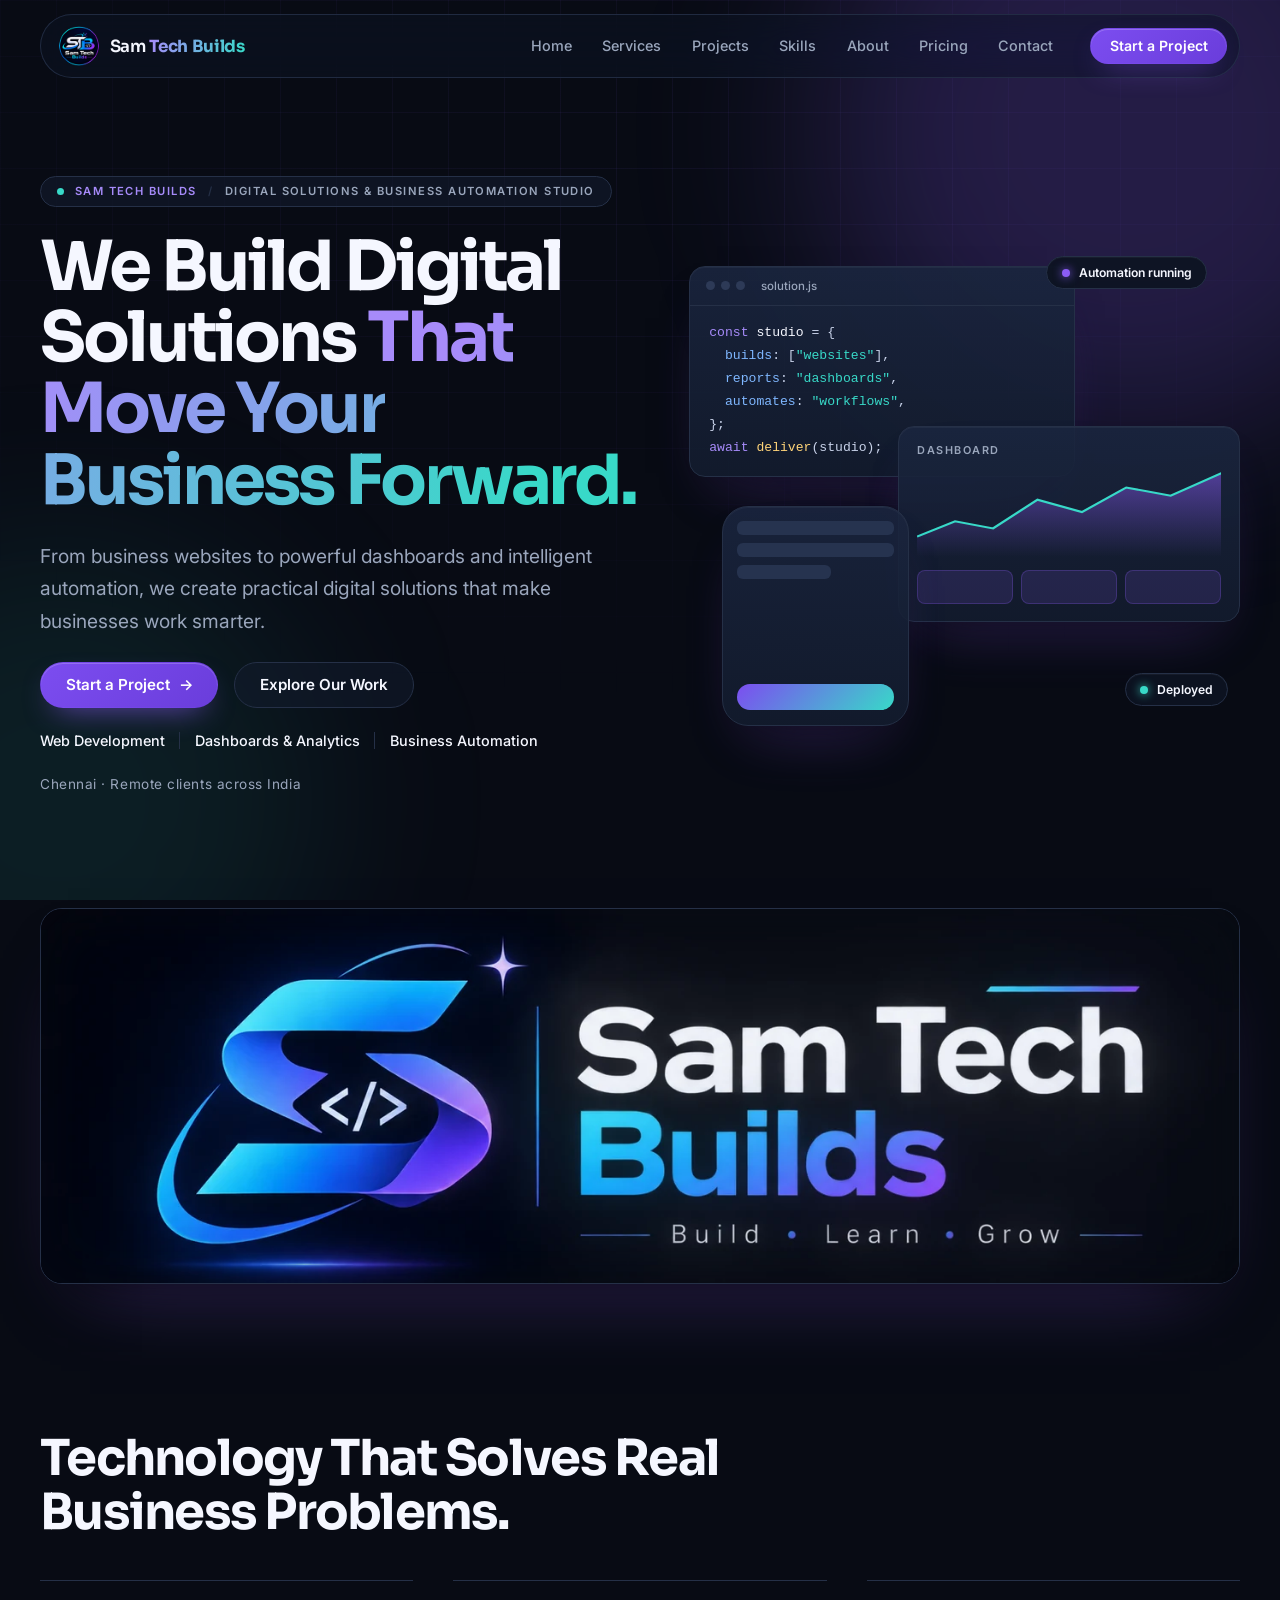
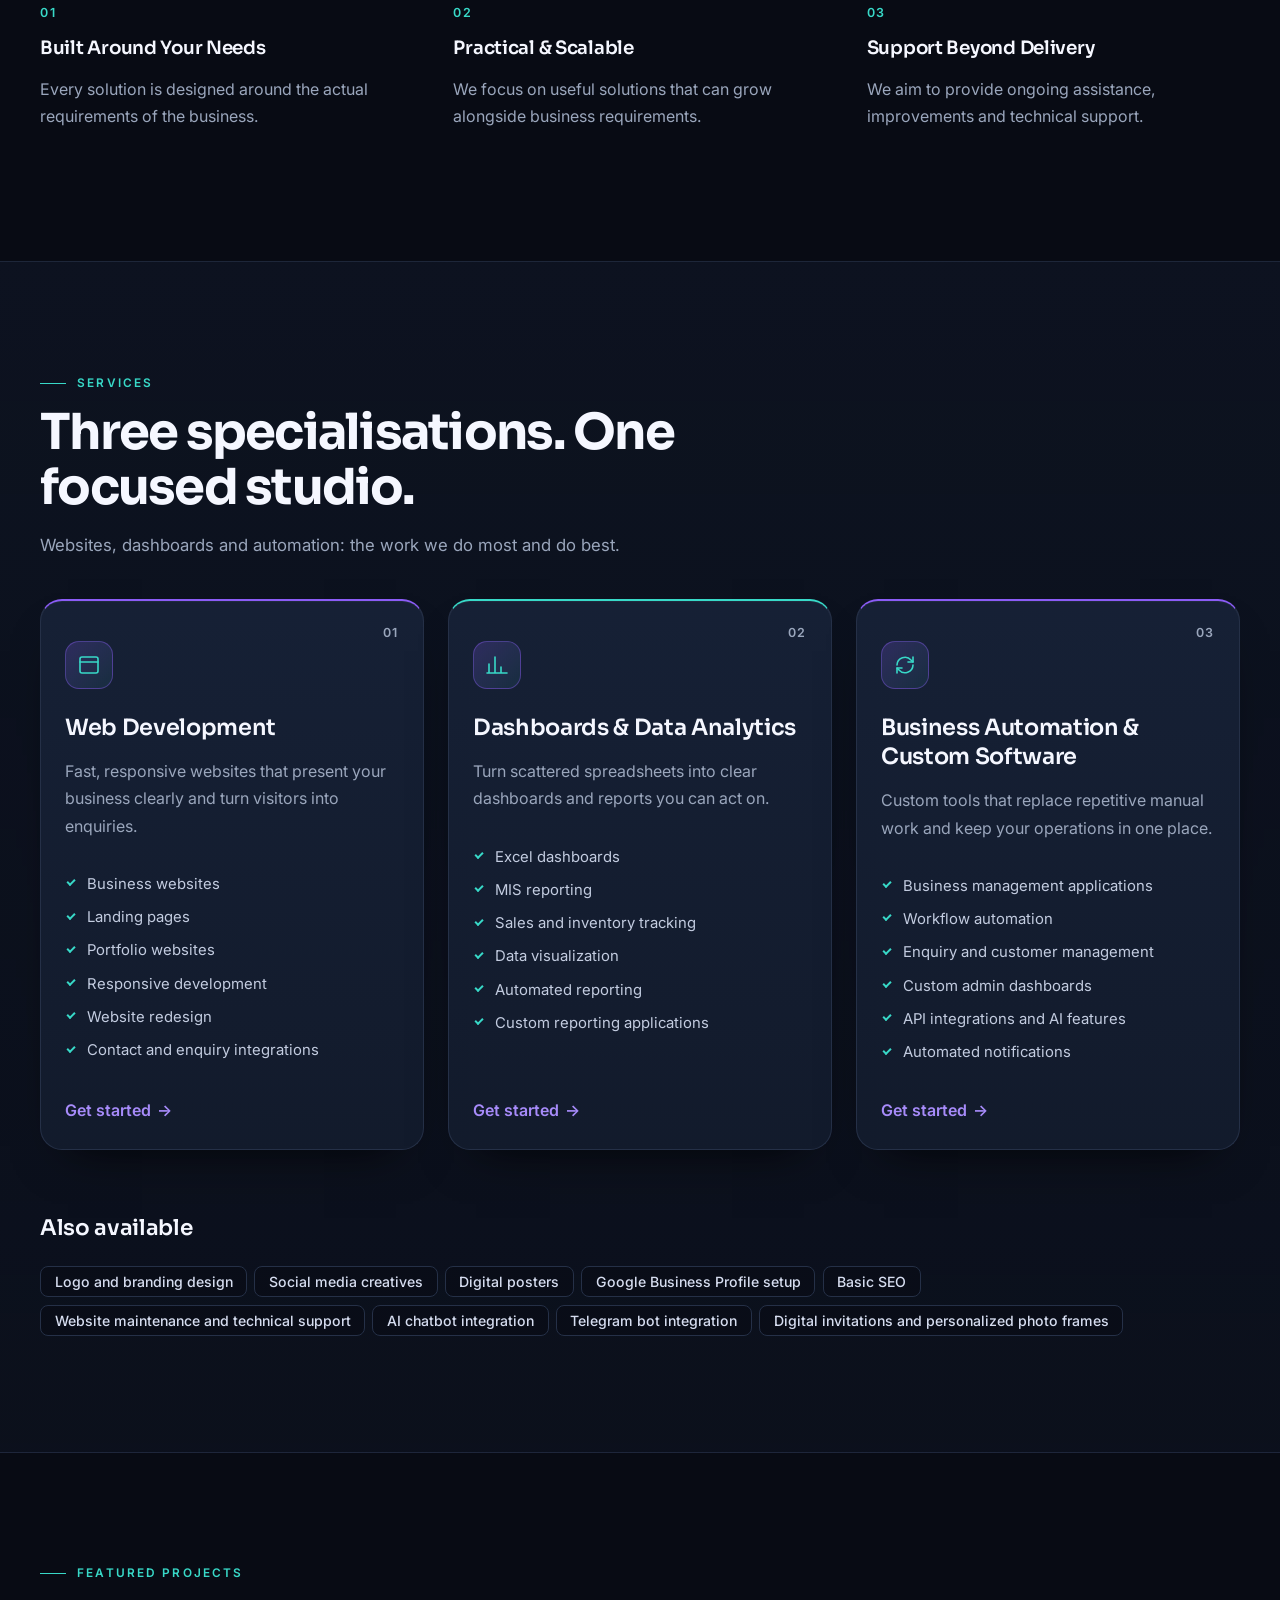
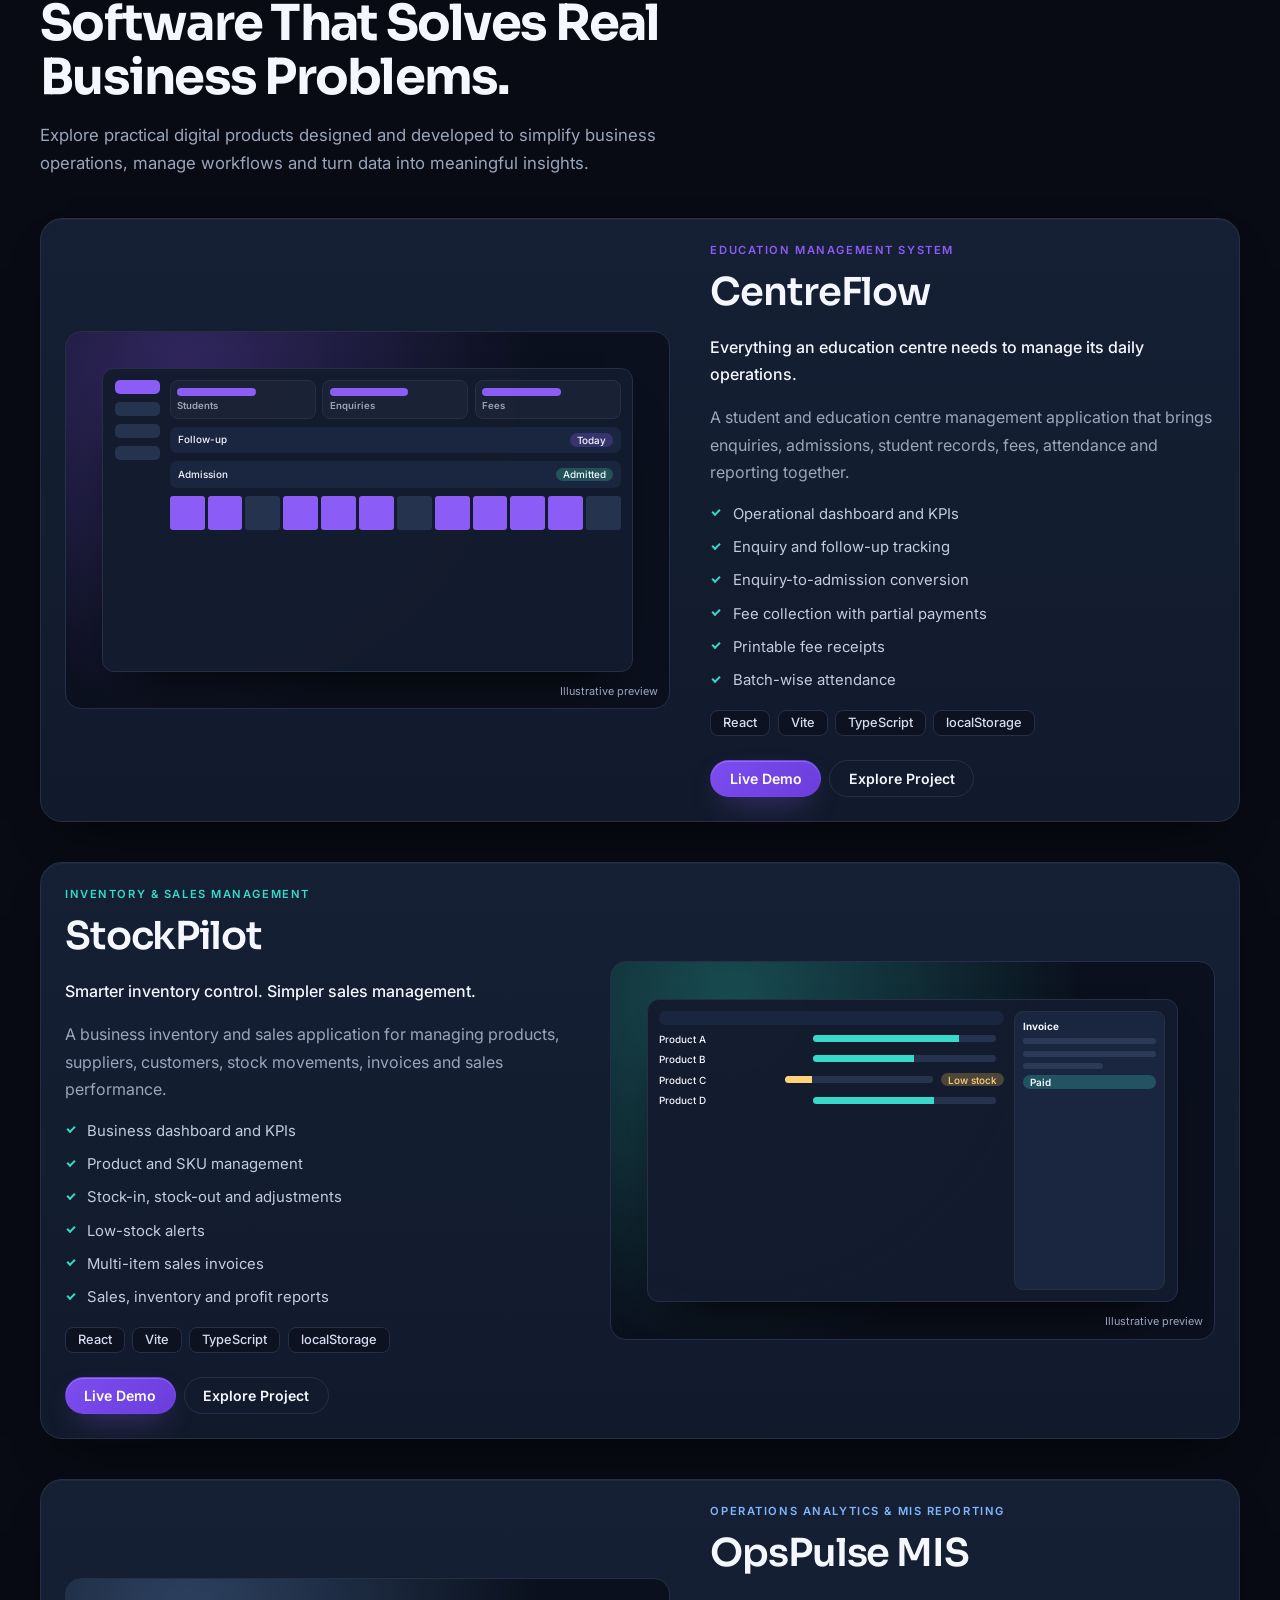
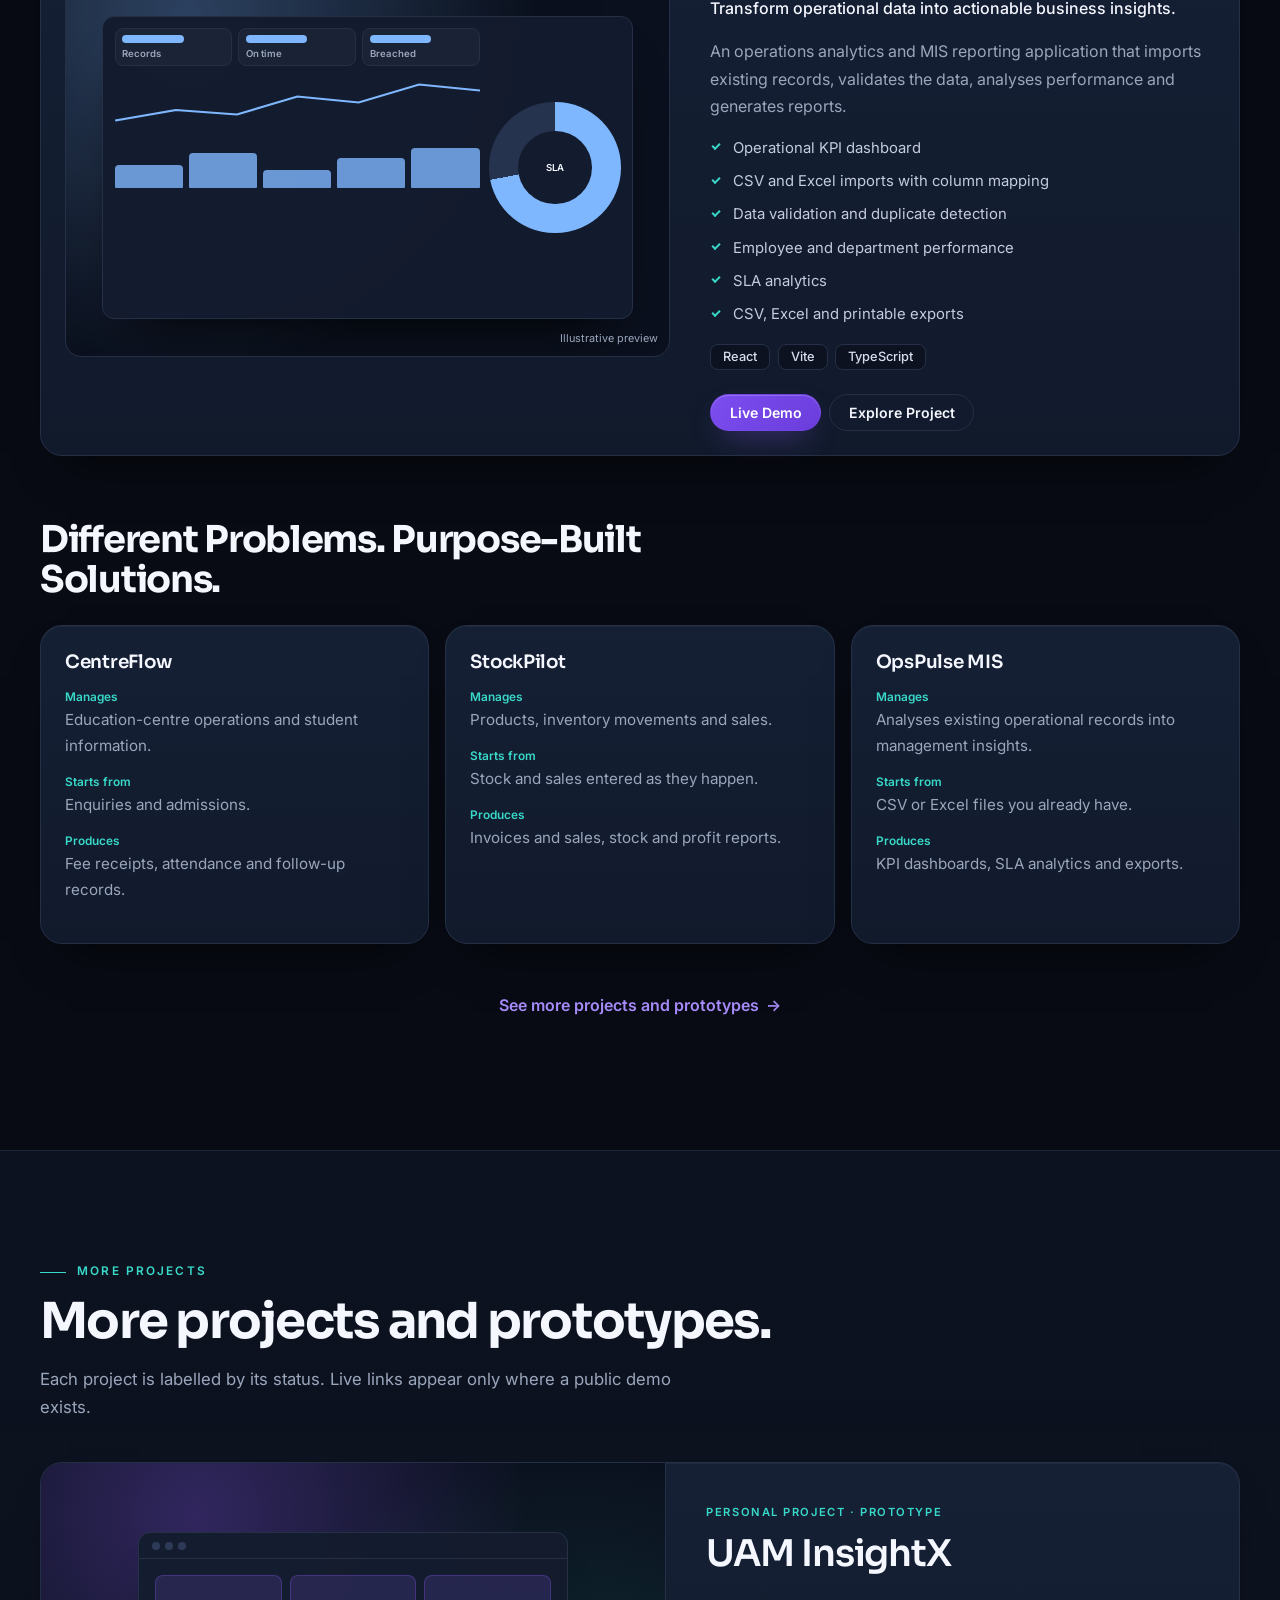
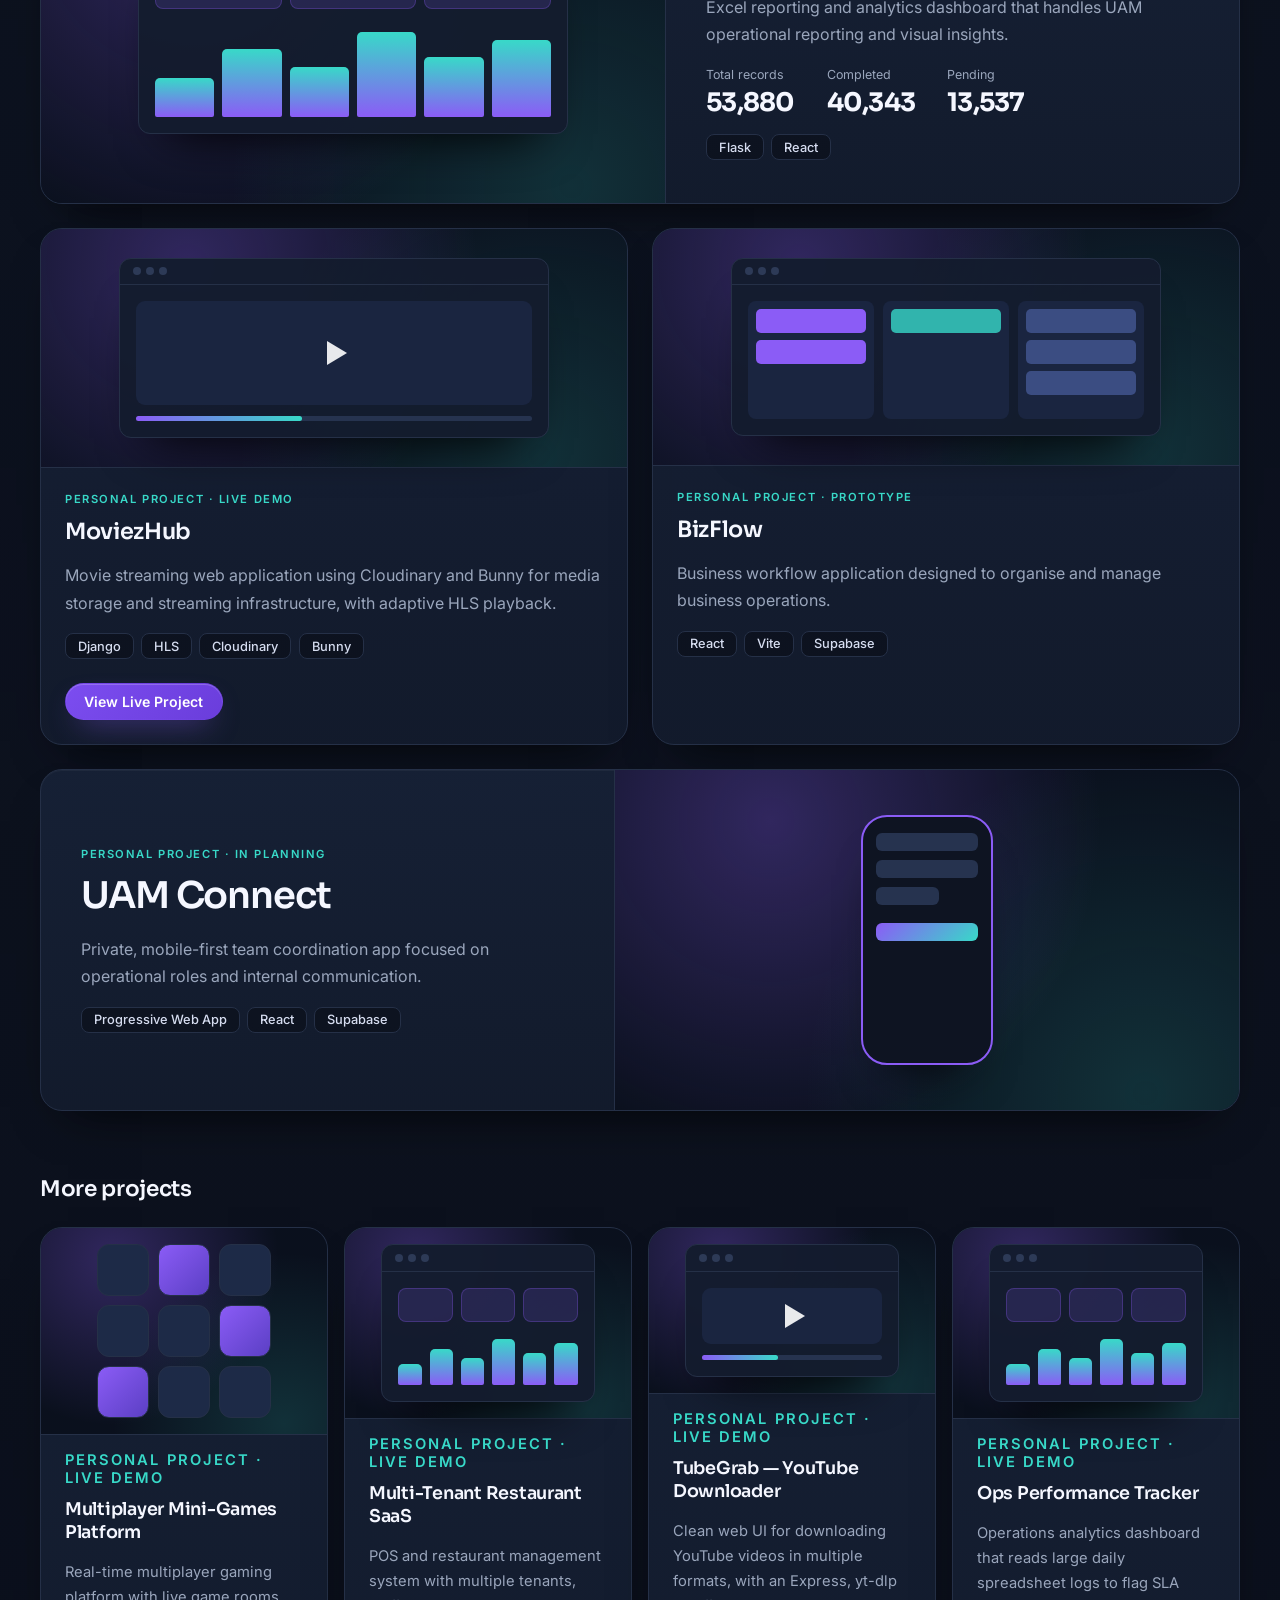
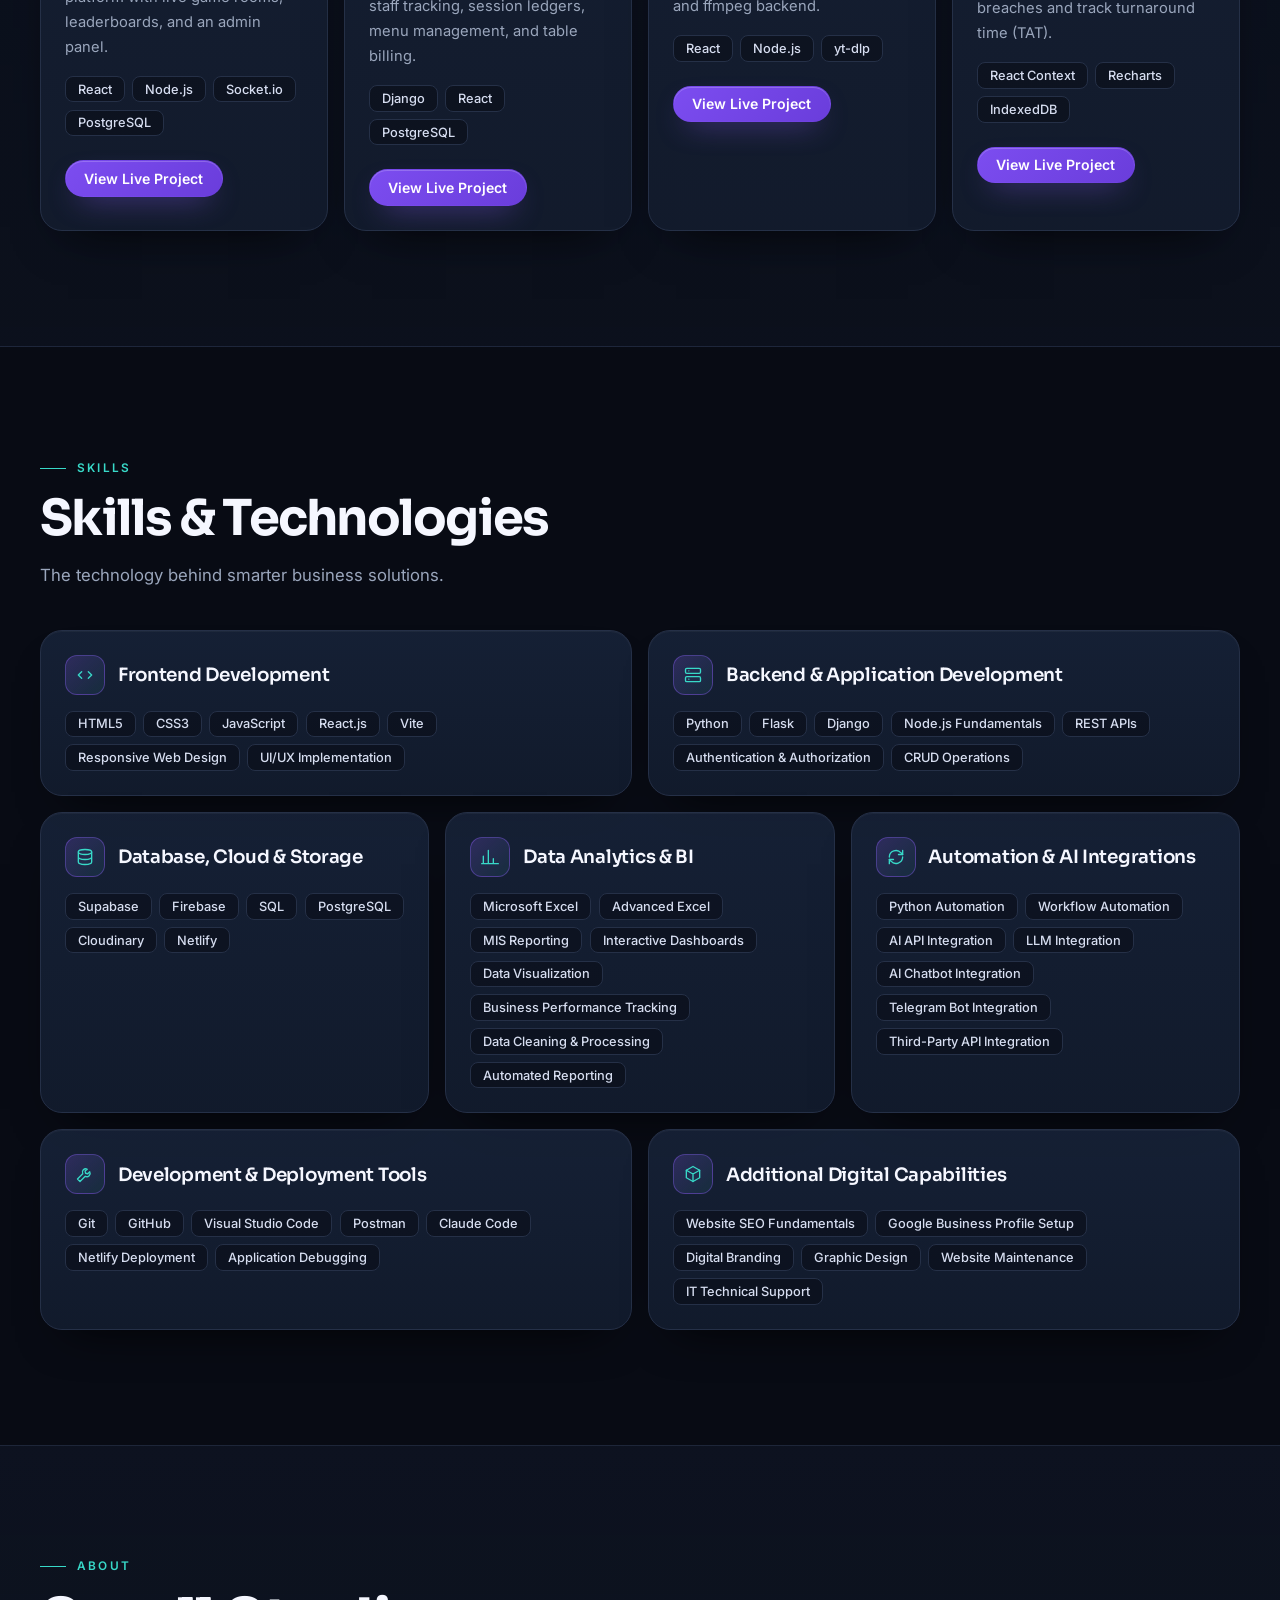
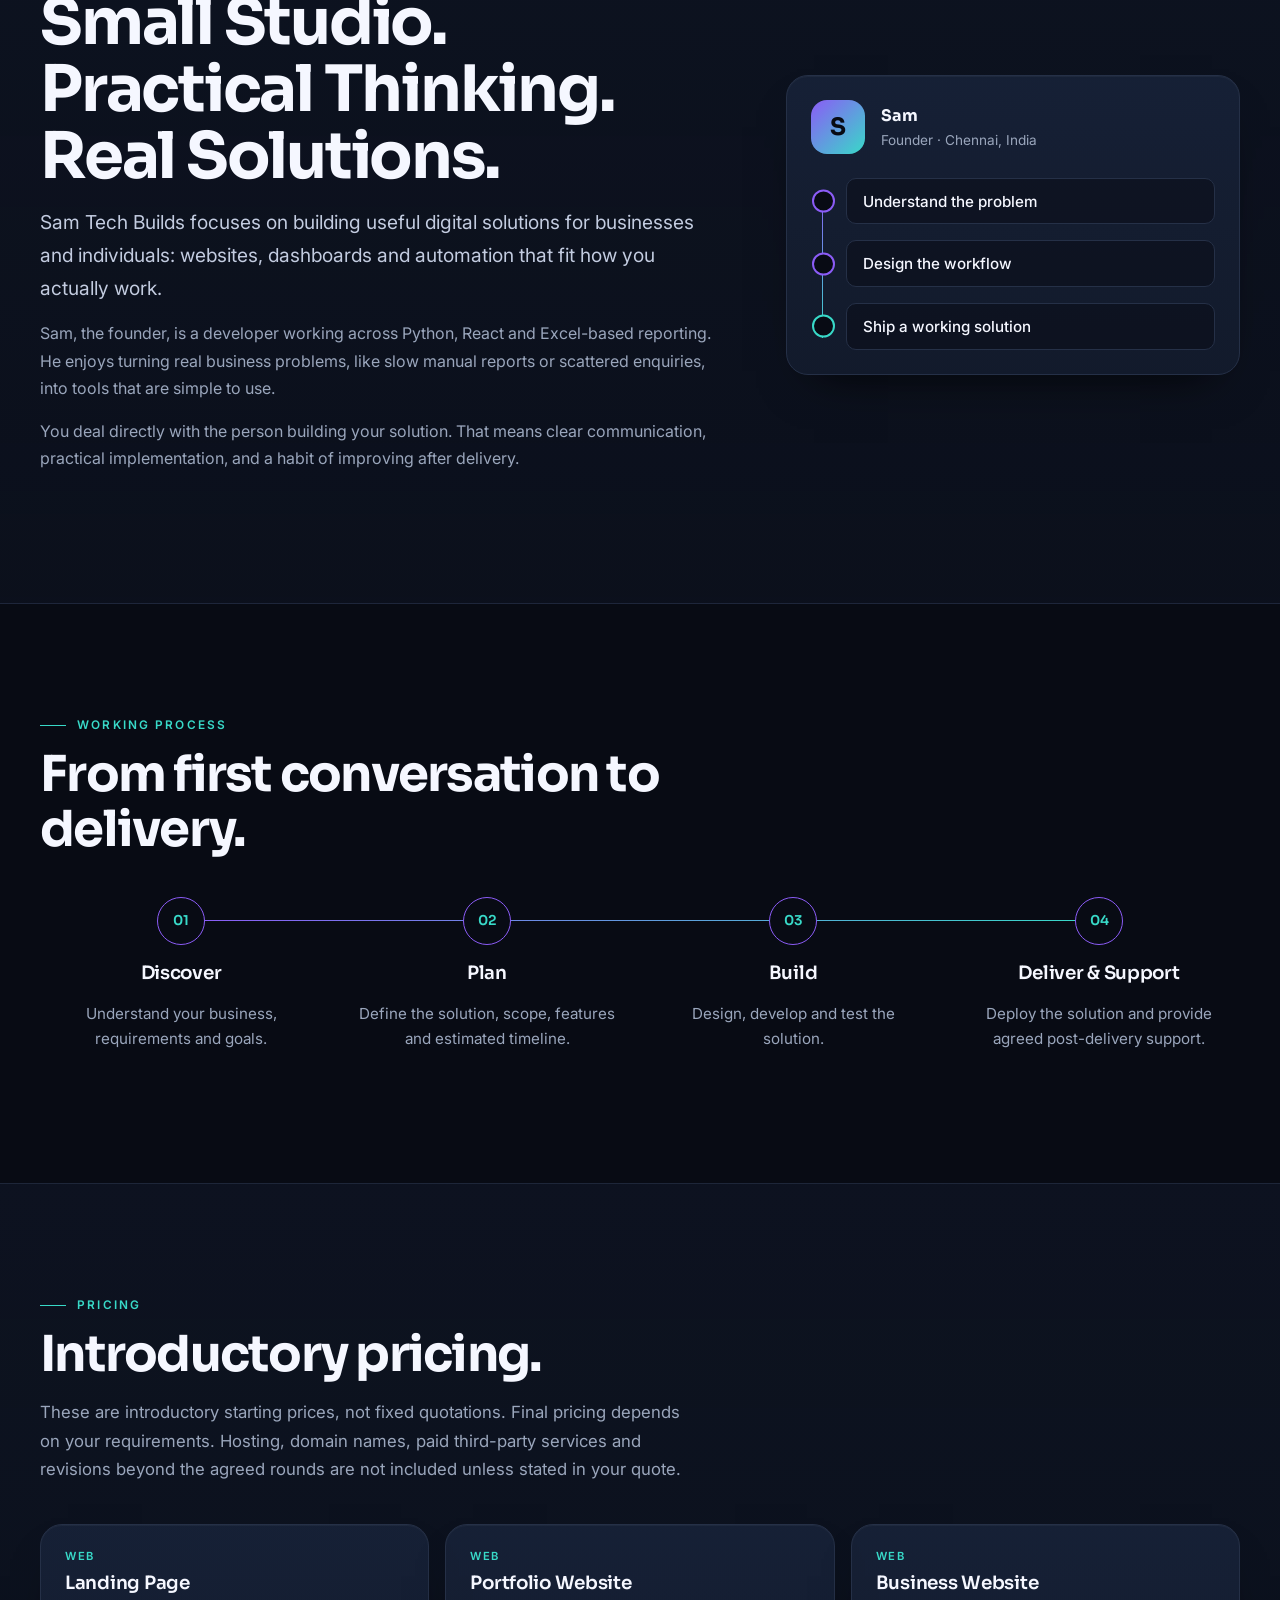
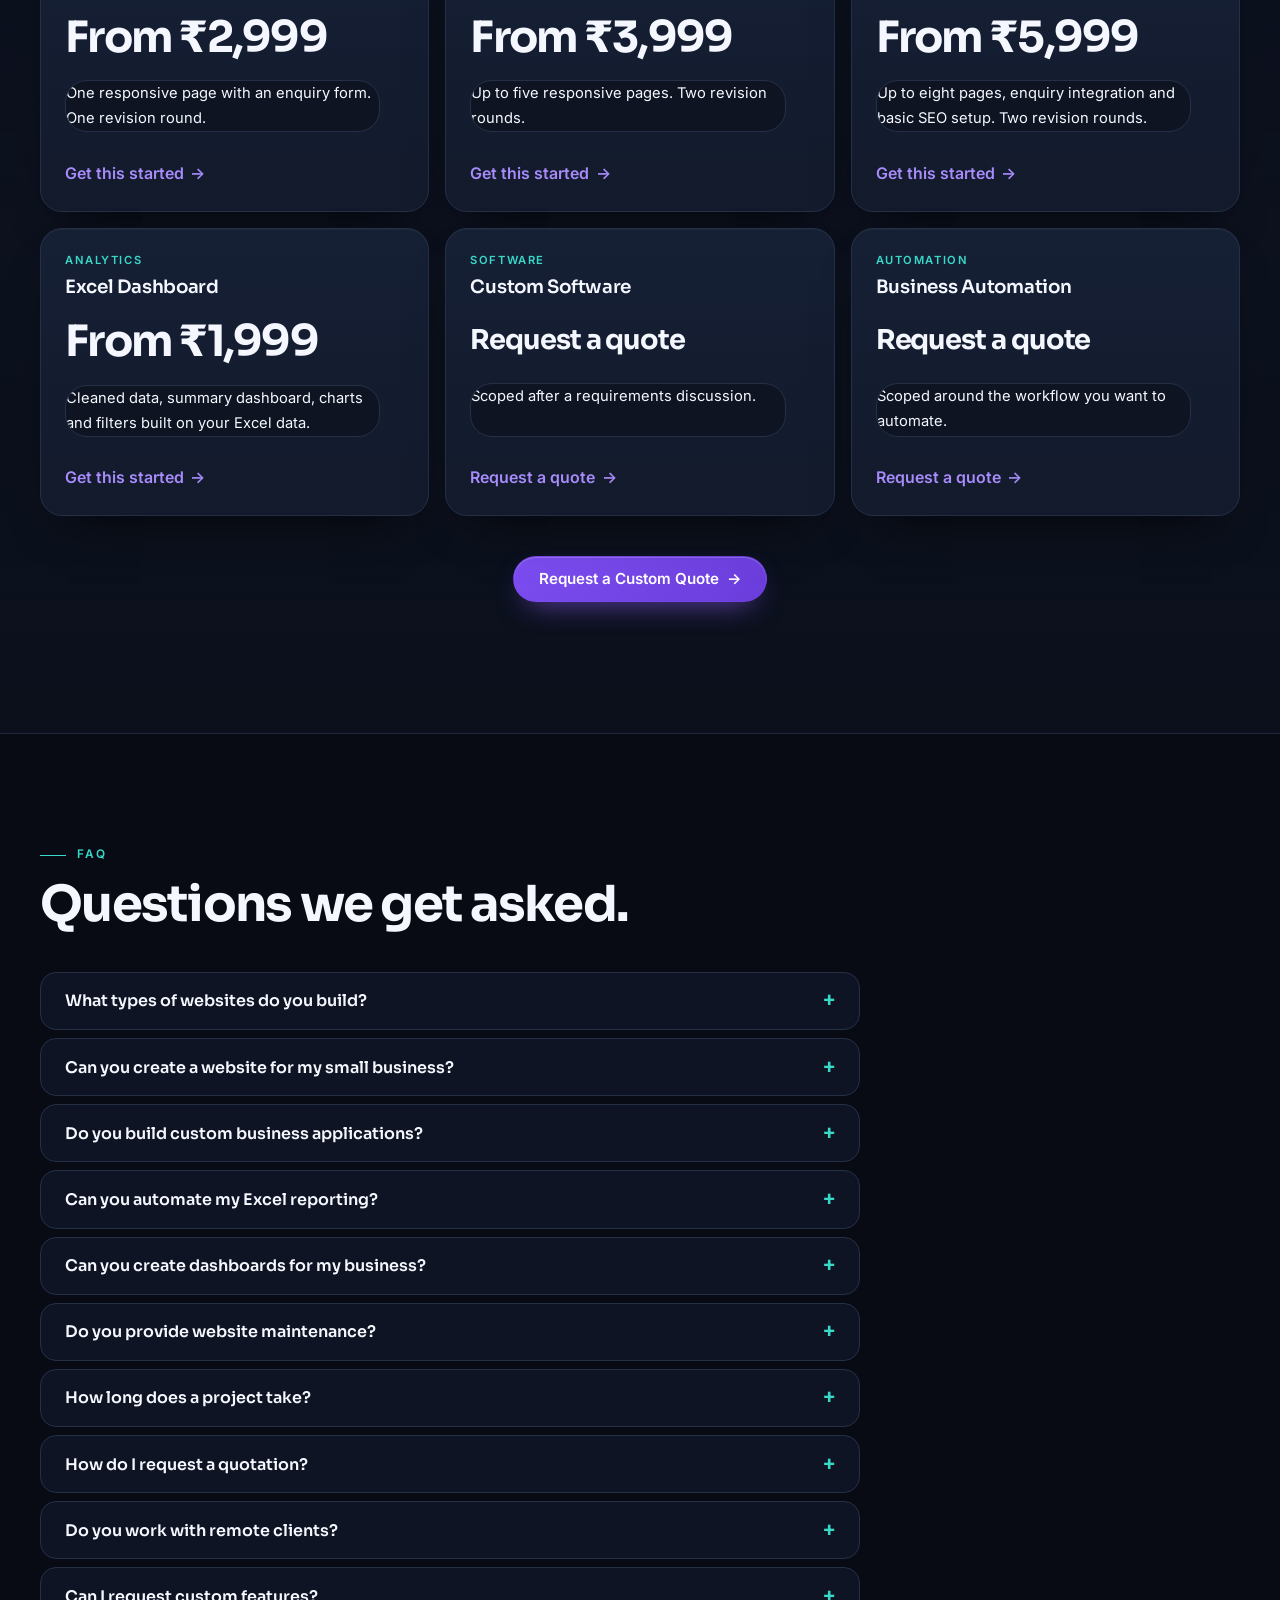
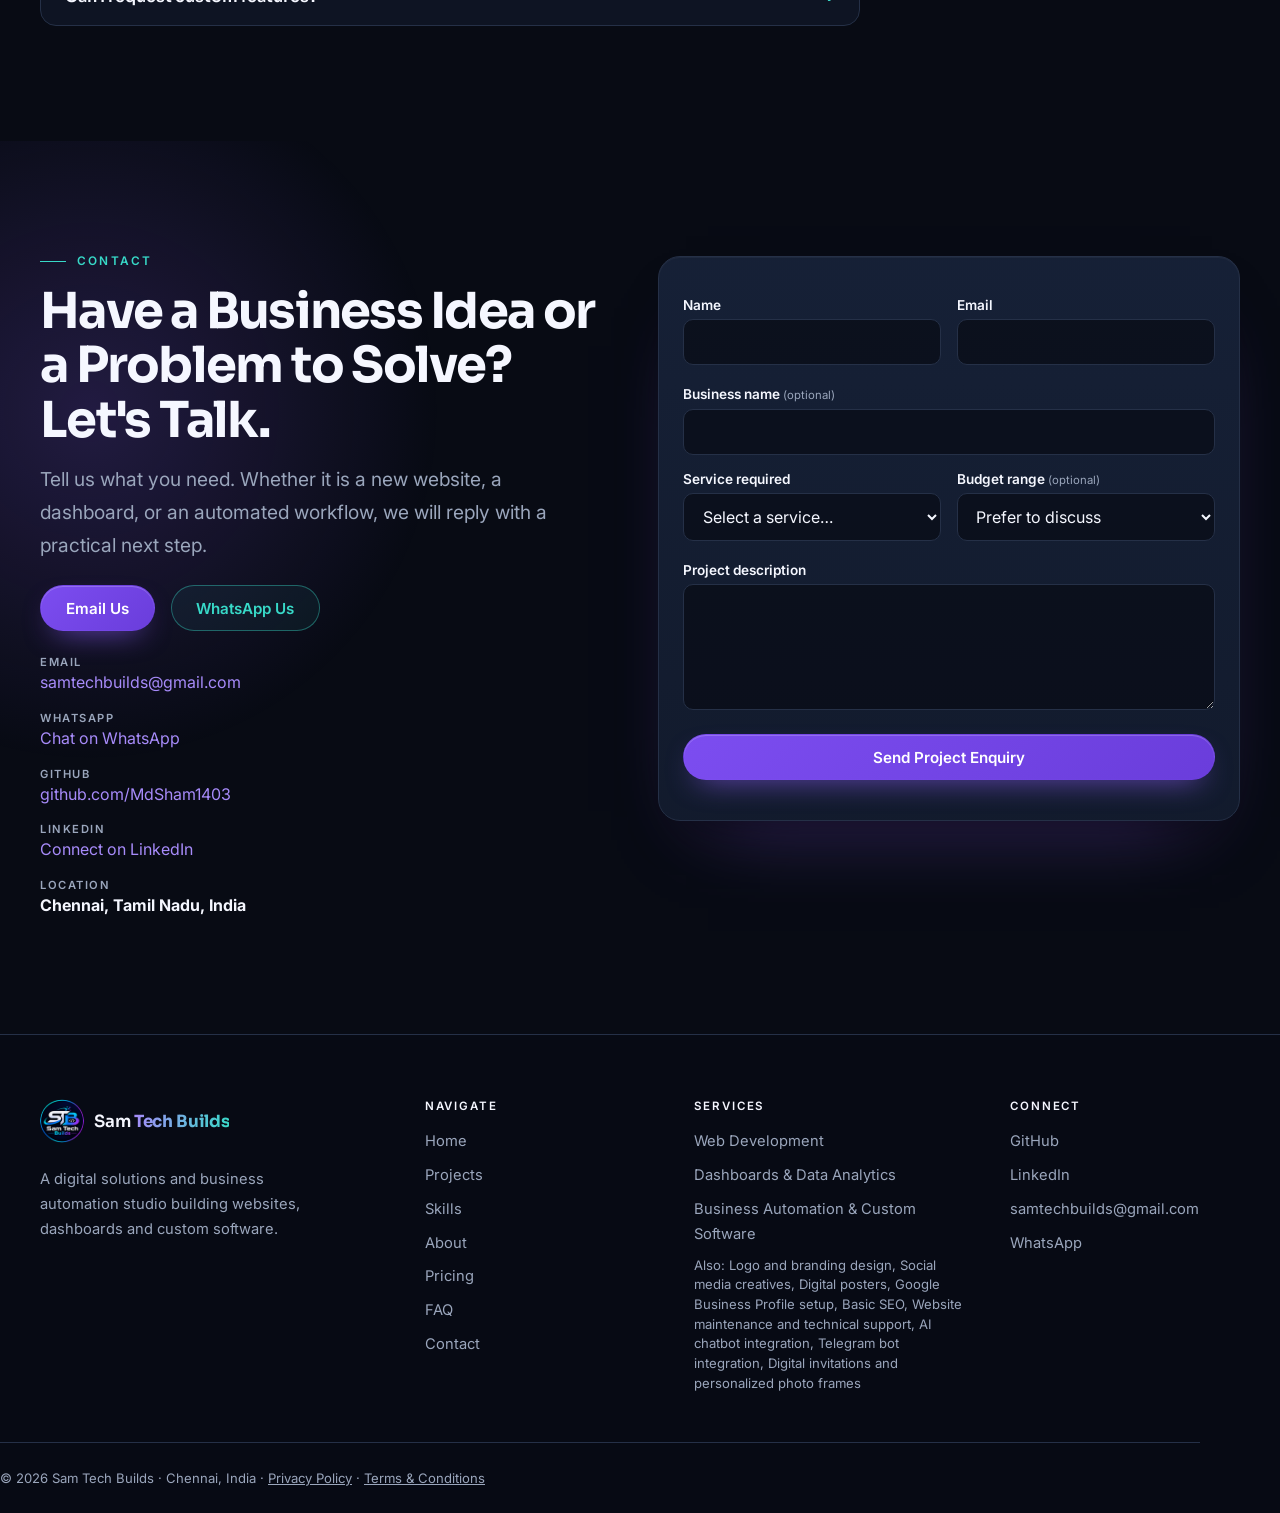
<file: index.html>
<!DOCTYPE html>
<html lang="en">
<head>
  <meta charset="UTF-8" />
  <meta name="viewport" content="width=device-width, initial-scale=1" />
  <title>Sam Tech Builds | Websites, Dashboards &amp; Business Automation</title>
  <meta name="description" content="Sam Tech Builds is a digital solutions and business automation studio in Chennai, India. Business websites, Excel and web dashboards, and custom automation software." />
  <link rel="canonical" href="https://samtechbuilds.netlify.app/" />
  <meta name="theme-color" content="#080b14" />
  <meta property="og:type" content="website" />
  <meta property="og:site_name" content="Sam Tech Builds" />
  <meta property="og:title" content="Sam Tech Builds | Websites, Dashboards &amp; Business Automation" />
  <meta property="og:description" content="We build modern websites, intelligent dashboards and custom business automation that help businesses simplify operations and save time." />
  <meta property="og:url" content="https://samtechbuilds.netlify.app/" />
  <meta property="og:image" content="https://samtechbuilds.netlify.app/og-banner.jpg" />
  <meta property="og:image:width" content="1200" />
  <meta property="og:image:height" content="630" />
  <meta property="og:image:alt" content="Sam Tech Builds logo — Build, Learn, Grow" />
  <meta name="twitter:title" content="Sam Tech Builds | Websites, Dashboards &amp; Business Automation" />
  <meta name="twitter:description" content="Websites, dashboards and business automation built around real business needs." />
  <meta name="twitter:card" content="summary_large_image" />
  <meta name="twitter:image" content="https://samtechbuilds.netlify.app/og-banner.jpg" />
  <link rel="icon" href="favicon.ico" sizes="any" />
  <link rel="icon" type="image/png" sizes="32x32" href="favicon-32.png" />
  <link rel="icon" type="image/png" sizes="16x16" href="favicon-16.png" />
  <link rel="apple-touch-icon" href="apple-touch-icon.png" />
  <link rel="preconnect" href="https://fonts.googleapis.com" />
  <link rel="preconnect" href="https://fonts.gstatic.com" crossorigin />
  <link href="https://fonts.googleapis.com/css2?family=Inter:wght@400;500;600&family=Sora:wght@600;700&display=swap" rel="stylesheet" />
  <link rel="stylesheet" href="style.css" />
  <script>document.documentElement.classList.add("js");</script>
  <script type="application/ld+json">{"@context":"https://schema.org","@type":"ProfessionalService","name":"Sam Tech Builds","url":"https://samtechbuilds.netlify.app/","image":"https://samtechbuilds.netlify.app/og-banner.jpg","description":"Digital solutions and business automation studio: websites, dashboards and custom software.","logo":"https://samtechbuilds.netlify.app/assets/logo-256.png","email":"samtechbuilds@gmail.com","areaServed":"India","address":{"@type":"PostalAddress","addressLocality":"Chennai","addressRegion":"Tamil Nadu","addressCountry":"IN"},"sameAs":["https://github.com/MdSham1403","https://www.linkedin.com/in/samtechbuilds/"],"knowsAbout":["Web development","Dashboards and data analytics","Business automation","Custom software"]}</script>
</head>
<body>
<a class="skip" href="#main">Skip to content</a>
<div class="bg" aria-hidden="true"><i class="bg-grid"></i><i class="bg-glow g1"></i><i class="bg-glow g2"></i></div>

<header class="site-header" id="siteHeader">
  <div class="bar">
    <a class="brand" href="#home" aria-label="Sam Tech Builds — home"><img class="logo" src="assets/logo-96.png" width="44" height="44" alt="" /><span>Sam <b>Tech Builds</b></span></a>
    <button class="menu-btn" id="menuBtn" type="button" aria-expanded="false" aria-controls="nav" aria-label="Open menu"><span></span><span></span></button>
    <nav class="nav" id="nav" aria-label="Primary">
      <ul><li><a href="#home">Home</a></li><li><a href="#services">Services</a></li><li><a href="#products">Projects</a></li><li><a href="#skills">Skills</a></li><li><a href="#about">About</a></li><li><a href="#pricing">Pricing</a></li><li><a href="#contact">Contact</a></li></ul>
      <a class="btn btn-primary btn-sm" href="#contact">Start a Project</a>
    </nav>
  </div>
</header>

<main id="main">
  <section class="hero" id="home">
    <div class="container hero-grid">
      <div class="hero-copy">
        <p class="pill enter" style="--d:0"><i></i><b>Sam Tech Builds</b><span>Digital Solutions &amp; Business Automation Studio</span></p>
        <h1 class="enter" style="--d:1">We Build Digital Solutions <span class="grad">That Move Your Business Forward.</span></h1>
        <p class="lead enter" style="--d:2">From business websites to powerful dashboards and intelligent automation, we create practical digital solutions that make businesses work smarter.</p>
        <div class="actions enter" style="--d:3"><a class="btn btn-primary btn-arrow" href="#contact">Start a Project</a><a class="btn btn-ghost" href="#products">Explore Our Work</a></div>
        <ul class="svc-line enter" style="--d:4"><li>Web Development</li><li>Dashboards &amp; Analytics</li><li>Business Automation</li></ul>
        <p class="hero-note enter" style="--d:5">Chennai · Remote clients across India</p>
      </div>
      <div class="stage enter" style="--d:2" aria-hidden="true">
        <div class="panel p-code fl" style="--fd:0s">
          <div class="win-top"><i></i><i></i><i></i><span>solution.js</span></div>
<pre><span class="k">const</span> <span class="v">studio</span> = {
  <span class="p">builds</span>: [<span class="s">"websites"</span>],
  <span class="p">reports</span>: <span class="s">"dashboards"</span>,
  <span class="p">automates</span>: <span class="s">"workflows"</span>,
};
<span class="k">await</span> <span class="f">deliver</span>(studio);</pre>
        </div>
        <div class="panel p-dash fl" style="--fd:-2s">
          <span class="lbl">Dashboard</span>
          <svg viewBox="0 0 240 90" preserveAspectRatio="none"><defs><linearGradient id="ar" x1="0" y1="0" x2="0" y2="1"><stop offset="0" stop-color="#8b5cf6" stop-opacity=".5"/><stop offset="1" stop-color="#8b5cf6" stop-opacity="0"/></linearGradient></defs><path d="M0 70 L30 55 L60 62 L95 34 L130 46 L165 22 L200 30 L240 8 L240 90 L0 90Z" fill="url(#ar)"/><path d="M0 70 L30 55 L60 62 L95 34 L130 46 L165 22 L200 30 L240 8" fill="none" stroke="#38d9c8" stroke-width="2"/></svg>
          <div class="mini"><b></b><b></b><b></b></div>
        </div>
        <div class="panel p-app fl" style="--fd:-4s"><b></b><b></b><b class="s"></b><b class="a"></b></div>
        <div class="chip c1 fl" style="--fd:-1s"><i></i>Automation running</div>
        <div class="chip c2 fl" style="--fd:-3s"><i class="t"></i>Deployed</div>
      </div>
    </div>
  </section>

  <section class="brand-banner" aria-label="Sam Tech Builds brand"><div class="container">
    <div class="bb-frame reveal"><img src="assets/banner.webp" width="1400" height="437" alt="Sam Tech Builds — Build · Learn · Grow" loading="lazy" decoding="async" /></div>
  </div></section>

  <section class="section" id="why" aria-labelledby="why-h"><div class="container">
    <div class="head reveal"><h2 id="why-h">Technology That Solves Real Business Problems.</h2></div>
    <ul class="why">
      <li class="reveal"><span class="num" aria-hidden="true">01</span><h3>Built Around Your Needs</h3><p>Every solution is designed around the actual requirements of the business.</p></li>
      <li class="reveal"><span class="num" aria-hidden="true">02</span><h3>Practical &amp; Scalable</h3><p>We focus on useful solutions that can grow alongside business requirements.</p></li>
      <li class="reveal"><span class="num" aria-hidden="true">03</span><h3>Support Beyond Delivery</h3><p>We aim to provide ongoing assistance, improvements and technical support.</p></li>
    </ul></div></section>

  <section class="section alt" id="services" aria-labelledby="services-h"><div class="container">
    <div class="head reveal"><p class="eyebrow">Services</p><h2 id="services-h">Three specialisations. One focused studio.</h2><p class="sub">Websites, dashboards and automation: the work we do most and do best.</p></div>
    <div class="prim" data-render="services"></div>
    <h3 class="subhead reveal">Also available</h3>
    <ul class="pills addl reveal" data-render="additional"></ul></div></section>

  <section class="section" id="products" aria-labelledby="products-h"><div class="container">
    <div class="head reveal"><p class="eyebrow">Featured projects</p><h2 id="products-h">Software That Solves Real Business Problems.</h2><p class="sub">Explore practical digital products designed and developed to simplify business operations, manage workflows and turn data into meaningful insights.</p></div>
    <div class="fps" data-render="featured"></div>
    <div class="head cmp-head reveal"><h2 id="cmp-h">Different Problems. Purpose-Built Solutions.</h2></div>
    <div class="cmp" data-render="compare"></div>
    <p class="center"><a class="link" href="#projects">See more projects and prototypes</a></p></div></section>

  <dialog id="pd" class="pd" aria-labelledby="pd-t"><div class="pd-in"><button class="pd-x" type="button" id="pdClose" aria-label="Close project details">&times;</button><div id="pd-body"></div></div></dialog>

  <section class="section alt" id="projects" aria-labelledby="projects-h"><div class="container">
    <div class="head reveal"><p class="eyebrow">More projects</p><h2 id="projects-h">More projects and prototypes.</h2><p class="sub">Each project is labelled by its status. Live links appear only where a public demo exists.</p></div>
    <div class="projects" data-render="projects-featured"></div>
    <h3 class="subhead reveal">More projects</h3>
    <div class="more" data-render="projects-more"></div></div></section>

  <section class="section" id="skills" aria-labelledby="skills-h"><div class="container">
    <div class="head reveal"><p class="eyebrow">Skills</p><h2 id="skills-h">Skills &amp; Technologies</h2><p class="sub">The technology behind smarter business solutions.</p></div>
    <div class="stack" data-render="skills"></div></div></section>

  <section class="section alt" id="about" aria-labelledby="about-h"><div class="container about">
    <div class="reveal"><p class="eyebrow">About</p><h2 id="about-h" class="xl">Small Studio. Practical Thinking. Real Solutions.</h2>
      <p class="lead">Sam Tech Builds focuses on building useful digital solutions for businesses and individuals: websites, dashboards and automation that fit how you actually work.</p>
      <p>Sam, the founder, is a developer working across Python, React and Excel-based reporting. He enjoys turning real business problems, like slow manual reports or scattered enquiries, into tools that are simple to use.</p>
      <p>You deal directly with the person building your solution. That means clear communication, practical implementation, and a habit of improving after delivery.</p></div>
    <div class="card about-card reveal" aria-hidden="true">
      <div class="founder-head"><span class="monogram">S</span><div><strong>Sam</strong><span>Founder · Chennai, India</span></div></div>
      <ol class="nodes"><li>Understand the problem</li><li>Design the workflow</li><li>Ship a working solution</li></ol>
    </div>
  </div></section>

  <section class="section" id="process" aria-labelledby="process-h"><div class="container">
    <div class="head reveal"><p class="eyebrow">Working process</p><h2 id="process-h">From first conversation to delivery.</h2></div>
    <ol class="steps" data-render="process"></ol></div></section>

  <section class="section alt" id="pricing" aria-labelledby="pricing-h"><div class="container">
    <div class="head reveal"><p class="eyebrow">Pricing</p><h2 id="pricing-h">Introductory pricing.</h2><p class="sub" data-render="pricing-note"></p></div>
    <div class="pgrid" data-render="pricing"></div>
    <p class="center"><a class="btn btn-primary btn-arrow" href="#contact">Request a Custom Quote</a></p></div></section>

  <section class="section" id="faq" aria-labelledby="faq-h"><div class="container faqwrap">
    <div class="head reveal"><p class="eyebrow">FAQ</p><h2 id="faq-h">Questions we get asked.</h2></div>
    <div class="faqs" data-render="faq"></div></div></section>

  <section class="section contact-sec" id="contact" aria-labelledby="contact-h"><div class="container contact">
    <div class="reveal"><p class="eyebrow">Contact</p><h2 id="contact-h">Have a Business Idea or a Problem to Solve? Let's Talk.</h2>
      <p class="lead">Tell us what you need. Whether it is a new website, a dashboard, or an automated workflow, we will reply with a practical next step.</p>
      <div class="cta-row"><a class="btn btn-primary" data-email-btn>Email Us</a><a class="btn btn-wa" data-wa target="_blank" rel="noopener noreferrer">WhatsApp Us</a></div>
      <ul class="contact-list">
        <li><span>Email</span><a data-email></a></li>
        <li data-wa-row><span>WhatsApp</span><a data-wa target="_blank" rel="noopener noreferrer">Chat on WhatsApp</a></li>
        <li><span>GitHub</span><a data-github target="_blank" rel="noopener noreferrer">github.com/MdSham1403</a></li>
        <li><span>LinkedIn</span><a data-linkedin target="_blank" rel="noopener noreferrer">Connect on LinkedIn</a></li>
        <li><span>Location</span><b data-location></b></li>
      </ul></div>
    <form class="form reveal" id="enquiryForm" name="project-enquiry" method="POST" data-netlify="true" netlify-honeypot="bot-field" novalidate>
      <input type="hidden" name="form-name" value="project-enquiry" />
      <p class="hp" aria-hidden="true"><label>Leave this field empty <input name="bot-field" tabindex="-1" autocomplete="off" /></label></p>
      <div class="row">
        <div class="field"><label for="f-name">Name</label><input id="f-name" name="name" autocomplete="name" required aria-describedby="e-name" /><span class="err" id="e-name"></span></div>
        <div class="field"><label for="f-email">Email</label><input id="f-email" name="email" type="email" autocomplete="email" required aria-describedby="e-email" /><span class="err" id="e-email"></span></div>
      </div>
      <div class="field"><label for="f-business">Business name <small>(optional)</small></label><input id="f-business" name="business" autocomplete="organization" /></div>
      <div class="row">
        <div class="field"><label for="service">Service required</label>
          <select id="service" name="service" required aria-describedby="e-service"><option value="">Select a service…</option><option>Web Development</option><option>Dashboards &amp; Data Analytics</option><option>Business Automation &amp; Custom Software</option><option>Additional services</option><option>Other</option></select><span class="err" id="e-service"></span></div>
        <div class="field"><label for="f-budget">Budget range <small>(optional)</small></label>
          <select id="f-budget" name="budget"><option value="">Prefer to discuss</option><option>Under ₹5,000</option><option>₹5,000 – ₹15,000</option><option>₹15,000 – ₹50,000</option><option>₹50,000+</option></select></div>
      </div>
      <div class="field"><label for="f-message">Project description</label><textarea id="f-message" name="message" rows="5" required aria-describedby="e-message"></textarea><span class="err" id="e-message"></span></div>
      <button class="btn btn-primary" type="submit" id="submitBtn">Send Project Enquiry</button>
      <p class="status" id="formStatus" role="status" aria-live="polite"></p>
    </form></div></section>
</main>

<footer class="footer">
  <div class="container foot">
    <div class="fbrand"><a class="brand" href="#home" aria-label="Sam Tech Builds — back to top"><img class="logo" src="assets/logo-96.png" width="44" height="44" alt="" /><span>Sam <b>Tech Builds</b></span></a><p>A digital solutions and business automation studio building websites, dashboards and custom software.</p></div>
    <div><h3>Navigate</h3><ul><li><a href="#home">Home</a></li><li><a href="#products">Projects</a></li><li><a href="#skills">Skills</a></li><li><a href="#about">About</a></li><li><a href="#pricing">Pricing</a></li><li><a href="#faq">FAQ</a></li><li><a href="#contact">Contact</a></li></ul></div>
    <div><h3>Services</h3><ul data-render="footer-services"></ul></div>
    <div><h3>Connect</h3><ul><li><a data-github target="_blank" rel="noopener noreferrer">GitHub</a></li><li><a data-linkedin target="_blank" rel="noopener noreferrer">LinkedIn</a></li><li><a data-email></a></li><li data-wa-row><a data-wa target="_blank" rel="noopener noreferrer">WhatsApp</a></li></ul></div>
  </div>
  <p class="container copy">© <span id="year"></span> Sam Tech Builds · Chennai, India · <a href="privacy.html">Privacy Policy</a> · <a href="terms.html">Terms &amp; Conditions</a></p>
</footer>
<noscript><p class="noscript">Please enable JavaScript to see services, projects and pricing, and to send an enquiry.</p></noscript>
<script src="config.js"></script>
<script src="script.js"></script>
</body>
</html>
</file>
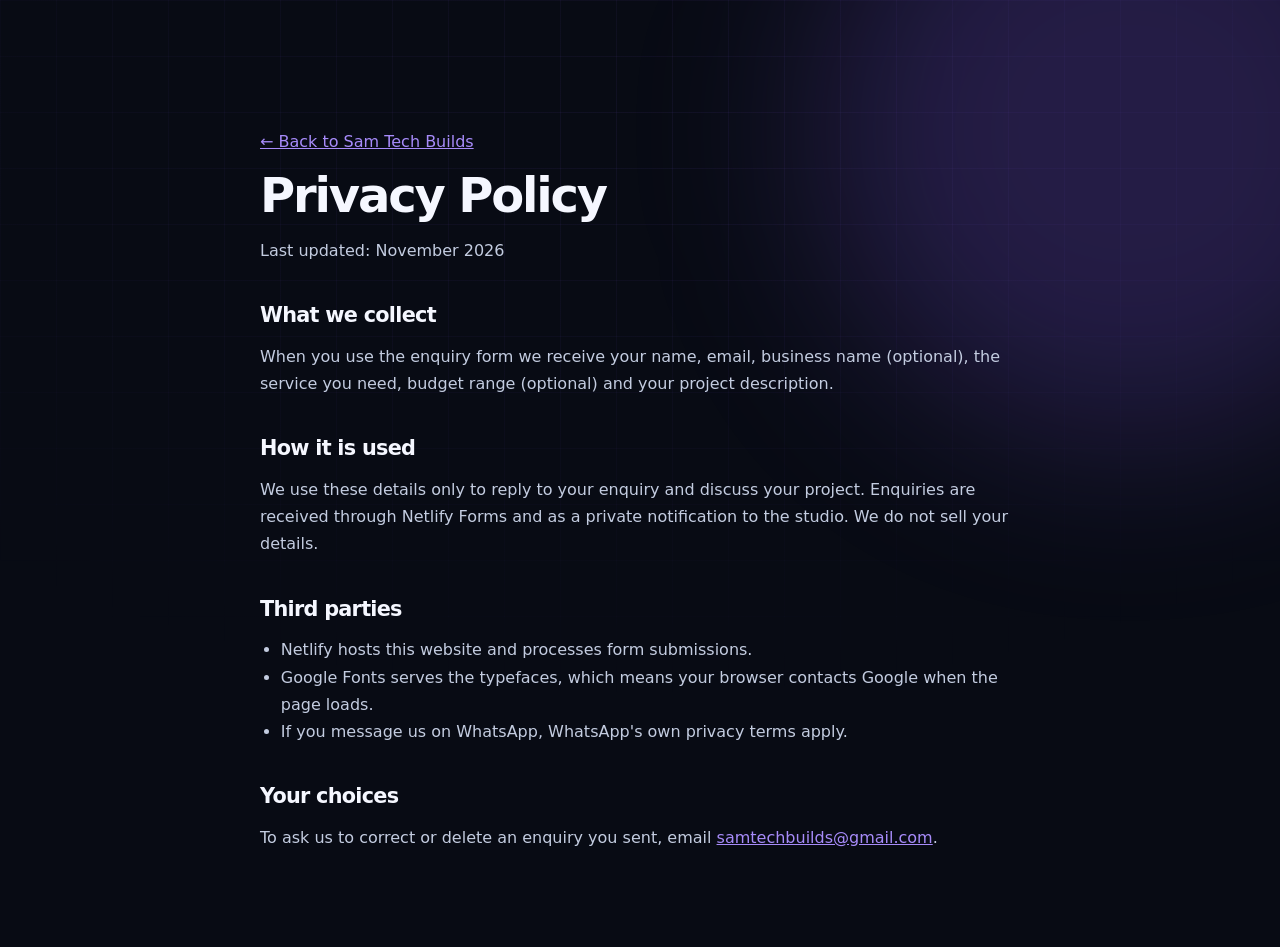
<file: privacy.html>
<!DOCTYPE html>
<html lang="en">
<head>
  <meta charset="UTF-8" />
  <meta name="viewport" content="width=device-width, initial-scale=1" />
  <title>Privacy Policy | Sam Tech Builds</title>
  <meta name="robots" content="index,follow" />
  <link rel="canonical" href="https://samtechbuilds.netlify.app/privacy.html" />
  <meta name="theme-color" content="#080b14" />
  <link rel="icon" href="favicon.ico" sizes="any" />
  <link rel="stylesheet" href="style.css" />
</head>
<body>
<div class="bg" aria-hidden="true"><i class="bg-grid"></i><i class="bg-glow g1"></i></div>
<main class="container legal">
<p><a href="/">← Back to Sam Tech Builds</a></p>
<h1>Privacy Policy</h1>
<p>Last updated: November 2026</p>
<h2>What we collect</h2><p>When you use the enquiry form we receive your name, email, business name (optional), the service you need, budget range (optional) and your project description.</p>
<h2>How it is used</h2><p>We use these details only to reply to your enquiry and discuss your project. Enquiries are received through Netlify Forms and as a private notification to the studio. We do not sell your details.</p>
<h2>Third parties</h2><ul><li>Netlify hosts this website and processes form submissions.</li><li>Google Fonts serves the typefaces, which means your browser contacts Google when the page loads.</li><li>If you message us on WhatsApp, WhatsApp's own privacy terms apply.</li></ul>
<h2>Your choices</h2><p>To ask us to correct or delete an enquiry you sent, email <a href="mailto:samtechbuilds@gmail.com">samtechbuilds@gmail.com</a>.</p>
</main>
</body>
</html>
</file>
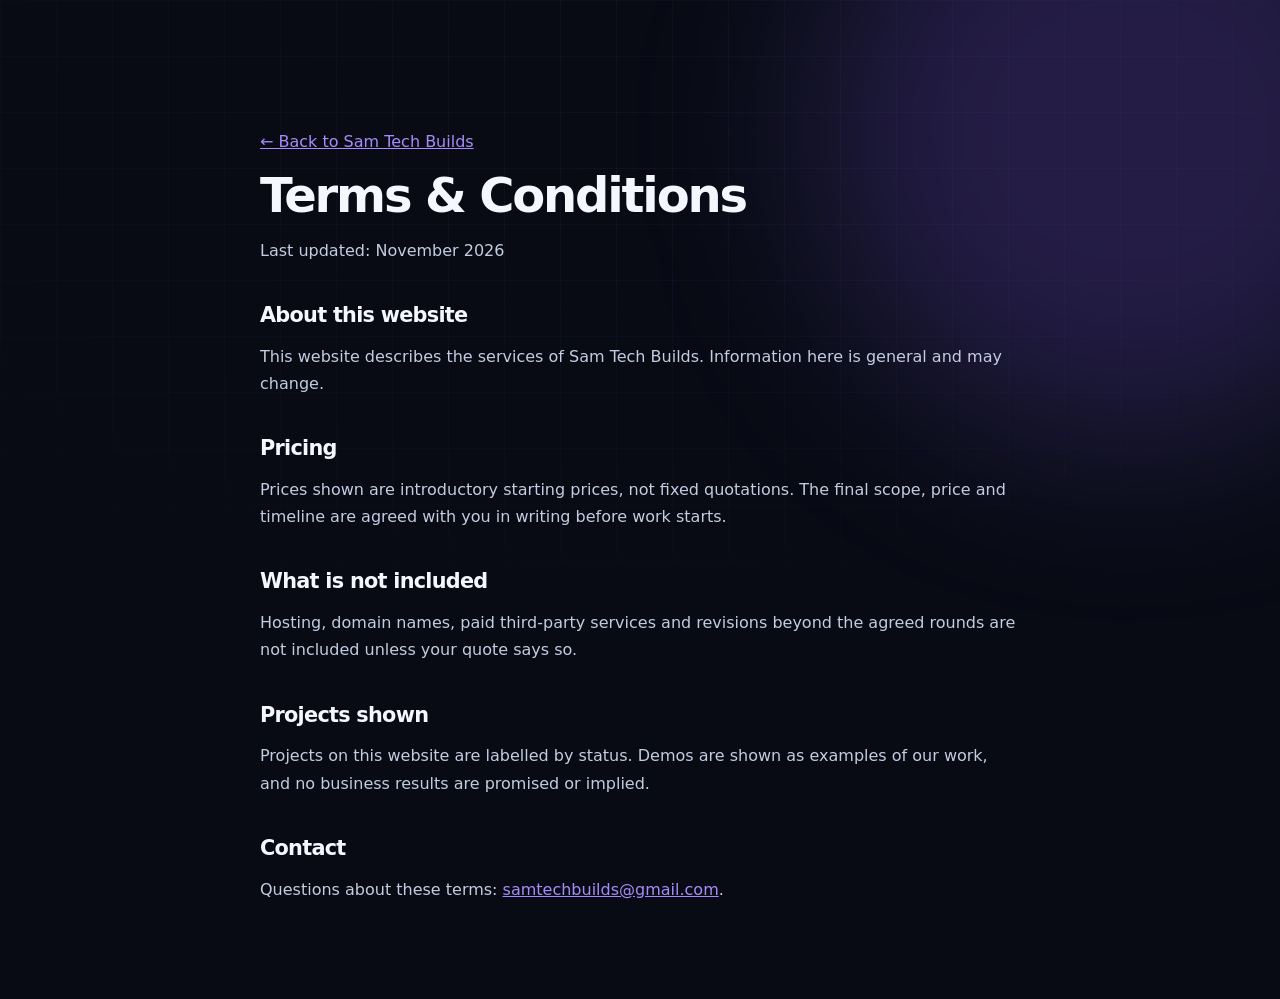
<file: terms.html>
<!DOCTYPE html>
<html lang="en">
<head>
  <meta charset="UTF-8" />
  <meta name="viewport" content="width=device-width, initial-scale=1" />
  <title>Terms & Conditions | Sam Tech Builds</title>
  <meta name="robots" content="index,follow" />
  <link rel="canonical" href="https://samtechbuilds.netlify.app/terms.html" />
  <meta name="theme-color" content="#080b14" />
  <link rel="icon" href="favicon.ico" sizes="any" />
  <link rel="stylesheet" href="style.css" />
</head>
<body>
<div class="bg" aria-hidden="true"><i class="bg-grid"></i><i class="bg-glow g1"></i></div>
<main class="container legal">
<p><a href="/">← Back to Sam Tech Builds</a></p>
<h1>Terms & Conditions</h1>
<p>Last updated: November 2026</p>
<h2>About this website</h2><p>This website describes the services of Sam Tech Builds. Information here is general and may change.</p>
<h2>Pricing</h2><p>Prices shown are introductory starting prices, not fixed quotations. The final scope, price and timeline are agreed with you in writing before work starts.</p>
<h2>What is not included</h2><p>Hosting, domain names, paid third-party services and revisions beyond the agreed rounds are not included unless your quote says so.</p>
<h2>Projects shown</h2><p>Projects on this website are labelled by status. Demos are shown as examples of our work, and no business results are promised or implied.</p>
<h2>Contact</h2><p>Questions about these terms: <a href="mailto:samtechbuilds@gmail.com">samtechbuilds@gmail.com</a>.</p>
</main>
</body>
</html>
</file>
<file: style.css>
/* Sam Tech Builds — "Midnight Digital Studio" design system. */
:root{
  --bg:#080b14;--bg-2:#0e1422;--card:#131c2e;--violet:#8b5cf6;--violet-hi:#a78bfa;--teal:#38d9c8;
  --text:#f5f7ff;--muted:#9aa6bc;--line:#253047;--ok:#38d9a0;--err:#ff9a9a;
  --font-head:"Sora",system-ui,-apple-system,"Segoe UI",sans-serif;--font-body:"Inter",system-ui,-apple-system,"Segoe UI",sans-serif;
  --s1:.5rem;--s2:1rem;--s3:1.5rem;--s4:2.5rem;--s5:4rem;
  --r-sm:10px;--r-md:16px;--r-lg:22px;
  --sh:0 1px 0 rgba(255,255,255,.04) inset,0 24px 48px -28px rgba(0,0,0,.9);
  --ease:cubic-bezier(.2,.7,.2,1);--t:.28s var(--ease);--container:1200px;--nav-h:64px;
}
*,*::before,*::after{box-sizing:border-box}
html{scroll-behavior:smooth;scroll-padding-top:96px;-webkit-text-size-adjust:100%}
body{margin:0;font:400 1rem/1.7 var(--font-body);color:var(--text);background:var(--bg);overflow-x:hidden;-webkit-font-smoothing:antialiased}
img,svg{max-width:100%;display:block}
a{color:var(--violet-hi)}
h1,h2,h3{font-family:var(--font-head);color:var(--text);margin:0 0 var(--s2);font-weight:700}
h1{font-size:clamp(2.4rem,5.4vw,4.5rem);line-height:1.03;letter-spacing:-.045em}
h2{font-size:clamp(1.9rem,4.2vw,3.1rem);line-height:1.1;letter-spacing:-.035em}
h2.xl{font-size:clamp(2.2rem,5vw,4rem);line-height:1.05}
h3{font-size:1.15rem;font-weight:600;letter-spacing:-.015em;line-height:1.3}
p{margin:0 0 var(--s2);color:var(--muted)}
ul,ol{margin:0;padding:0;list-style:none}
.grad{background:linear-gradient(100deg,var(--violet-hi) 10%,var(--teal) 90%);-webkit-background-clip:text;background-clip:text;color:transparent}
:focus-visible{outline:2px solid var(--teal);outline-offset:3px;border-radius:6px}
.container{width:min(100% - 2.5rem,var(--container));margin-inline:auto}
.skip{position:absolute;left:-999px;top:8px;background:var(--violet);color:#fff;padding:.6rem 1rem;z-index:100;border-radius:8px}.skip:focus{left:8px}
.eyebrow{display:flex;align-items:center;gap:.7rem;font:600 .74rem/1 var(--font-body);letter-spacing:.18em;text-transform:uppercase;color:var(--teal);margin-bottom:var(--s2)}
.eyebrow::before{content:"";width:26px;height:1px;background:var(--teal)}
.lead{font-size:clamp(1.02rem,1.5vw,1.2rem);max-width:56ch}
.sub{max-width:60ch;font-size:1.05rem}
.fine{font-size:.9rem}.center{text-align:center;margin-top:var(--s4)}

/* ---------- Ambient background ---------- */
.bg{position:fixed;inset:0;z-index:-1;overflow:hidden;pointer-events:none}
.bg-grid{position:absolute;inset:-56px 0 0;background-image:linear-gradient(rgba(139,92,246,.07) 1px,transparent 1px),linear-gradient(90deg,rgba(139,92,246,.07) 1px,transparent 1px);background-size:56px 56px;-webkit-mask-image:radial-gradient(ellipse 80% 60% at 50% 20%,#000,transparent);mask-image:radial-gradient(ellipse 80% 60% at 50% 20%,#000,transparent);animation:grid 40s linear infinite;will-change:transform}
.bg-glow{position:absolute;border-radius:50%;filter:blur(90px)}
.g1{width:620px;height:620px;right:-160px;top:-180px;background:rgba(139,92,246,.22)}
.g2{width:520px;height:520px;left:-200px;bottom:-160px;background:rgba(56,217,200,.09)}
@keyframes grid{to{transform:translateY(56px)}}

/* ---------- Buttons ---------- */
.btn{display:inline-flex;align-items:center;justify-content:center;gap:.55rem;padding:.9rem 1.55rem;border-radius:999px;font:600 .95rem/1 var(--font-body);text-decoration:none;border:1px solid transparent;cursor:pointer;transition:transform var(--t),box-shadow var(--t),background var(--t),border-color var(--t),color var(--t)}
.btn-sm{padding:.65rem 1.15rem;font-size:.88rem}
.btn-primary{color:#fff;background:linear-gradient(135deg,#7c4df0,#6a3ddb);box-shadow:0 12px 30px -14px rgba(139,92,246,.9),inset 0 1px 0 rgba(255,255,255,.2)}
.btn-primary:hover{transform:translateY(-2px);box-shadow:0 18px 38px -14px rgba(139,92,246,1),inset 0 1px 0 rgba(255,255,255,.28)}
.btn-ghost{color:var(--text);background:rgba(19,28,46,.55);border-color:var(--line)}
.btn-ghost:hover{border-color:var(--violet);background:rgba(139,92,246,.14);transform:translateY(-2px)}
.btn-wa{color:var(--teal);background:rgba(56,217,200,.06);border-color:rgba(56,217,200,.4)}
.btn-wa:hover{background:rgba(56,217,200,.16);border-color:var(--teal);transform:translateY(-2px)}
.btn-arrow::after{content:"→";transition:transform var(--t)}.btn-arrow:hover::after{transform:translateX(5px)}
.btn[disabled]{opacity:.65;cursor:progress;transform:none}

/* ---------- Floating navigation ---------- */
.site-header{position:fixed;top:14px;left:0;right:0;z-index:60;pointer-events:none}
.bar{pointer-events:auto;position:relative;width:min(100% - 1.5rem,var(--container));margin-inline:auto;height:var(--nav-h);display:flex;align-items:center;justify-content:space-between;padding:0 .75rem 0 1.15rem;border-radius:999px;background:rgba(14,20,34,.55);border:1px solid rgba(37,48,71,.85);-webkit-backdrop-filter:blur(16px) saturate(150%);backdrop-filter:blur(16px) saturate(150%);transition:background var(--t),box-shadow var(--t)}
.site-header.scrolled .bar{background:rgba(8,11,20,.85);box-shadow:0 20px 40px -22px #000}
.brand{display:inline-flex;align-items:center;gap:.65rem;text-decoration:none;color:var(--text);font:600 1.05rem var(--font-head);letter-spacing:-.02em}
.brand b{font-weight:700;background:linear-gradient(100deg,var(--violet-hi),var(--teal));-webkit-background-clip:text;background-clip:text;color:transparent}
.nav{display:flex;align-items:center;gap:var(--s3)}
.nav ul{display:flex;gap:.3rem}
.nav ul a{position:relative;display:block;padding:.5rem .8rem;color:var(--muted);text-decoration:none;font:500 .9rem var(--font-body);transition:color var(--t)}
.nav ul a::after{content:"";position:absolute;left:.8rem;right:.8rem;bottom:.2rem;height:2px;border-radius:2px;background:linear-gradient(90deg,var(--violet),var(--teal));transform:scaleX(0);transform-origin:left;transition:transform var(--t)}
.nav ul a:hover{color:var(--text)}.nav ul a:hover::after{transform:scaleX(1)}
.menu-btn{display:none;width:44px;height:44px;background:rgba(19,28,46,.8);border:1px solid var(--line);border-radius:50%;cursor:pointer;position:relative}
.menu-btn span{position:absolute;left:13px;right:13px;height:2px;background:var(--text);border-radius:2px;transition:transform var(--t),top var(--t)}
.menu-btn span:nth-child(1){top:17px}.menu-btn span:nth-child(2){top:24px}
.menu-btn[aria-expanded="true"] span:nth-child(1){top:20px;transform:rotate(45deg)}
.menu-btn[aria-expanded="true"] span:nth-child(2){top:20px;transform:rotate(-45deg)}

/* ---------- Hero ---------- */
.hero{position:relative;padding:calc(var(--nav-h) + 7rem) 0 clamp(4rem,9vw,7rem)}
.hero-grid{display:grid;grid-template-columns:1.05fr .95fr;gap:var(--s4);align-items:center}
.pill{display:inline-flex;flex-wrap:wrap;align-items:center;gap:.4rem .7rem;padding:.45rem 1rem;border:1px solid var(--line);border-radius:999px;background:rgba(19,28,46,.6);font:600 .7rem/1.3 var(--font-body);letter-spacing:.13em;text-transform:uppercase;color:var(--muted);margin-bottom:var(--s3)}
.pill b{color:var(--violet-hi);font-weight:600}.pill span::before{content:"/";margin-right:.7rem;color:var(--line)}
.pill i{width:7px;height:7px;border-radius:50%;background:var(--teal);box-shadow:0 0 0 0 rgba(56,217,200,.6);animation:pulse 2.4s infinite}
@keyframes pulse{70%{box-shadow:0 0 0 9px rgba(56,217,200,0)}100%{box-shadow:0 0 0 0 rgba(56,217,200,0)}}
.hero .lead{margin:var(--s3) 0}
.actions{display:flex;flex-wrap:wrap;gap:var(--s2);margin:var(--s3) 0}
.hero-note{font-size:.85rem;letter-spacing:.04em;margin:0}
.enter{animation:up .9s var(--ease) both;animation-delay:calc(var(--d,0)*100ms + 80ms)}
@keyframes up{from{opacity:0;transform:translateY(22px)}to{opacity:1;transform:none}}

/* Hero product stage */
.stage{position:relative;height:500px}
.panel{position:absolute;background:linear-gradient(180deg,rgba(26,37,62,.92),rgba(19,28,46,.92));border:1px solid var(--line);border-radius:var(--r-md);box-shadow:var(--sh),0 30px 60px -30px rgba(139,92,246,.45)}
.fl{animation:float 7s ease-in-out infinite;animation-delay:var(--fd,0s)}
@keyframes float{50%{translate:0 -12px}}
.p-code{left:0;top:6%;width:70%;padding:0 0 1rem;overflow:hidden}
.win-top{display:flex;align-items:center;gap:6px;padding:.75rem 1rem;border-bottom:1px solid var(--line)}
.win-top i{width:9px;height:9px;border-radius:50%;background:#2d3a57}.win-top span{margin-left:.6rem;font:500 .72rem var(--font-body);color:var(--muted)}
.p-code pre{margin:0;padding:1rem 1.2rem 0;font:500 .82rem/1.75 ui-monospace,SFMono-Regular,Menlo,Consolas,monospace;color:#c9d3ea;white-space:pre-wrap}
.k{color:var(--violet-hi)}.v{color:#f5f7ff}.p{color:#7fb7ff}.s{color:var(--teal)}.f{color:#ffd479}
.p-dash{right:0;top:38%;width:62%;padding:1rem 1.1rem 1.1rem}
.lbl{display:block;font:600 .68rem var(--font-body);letter-spacing:.14em;text-transform:uppercase;color:var(--muted);margin-bottom:.5rem}
.p-dash svg{width:100%;height:92px}
.mini{display:grid;grid-template-columns:repeat(3,1fr);gap:.5rem;margin-top:.8rem}.mini b{height:34px;border-radius:8px;background:rgba(139,92,246,.14);border:1px solid rgba(139,92,246,.25)}
.p-app{left:6%;bottom:2%;width:34%;height:44%;padding:.9rem;display:flex;flex-direction:column;gap:.5rem;border-radius:26px}
.p-app b{height:14px;border-radius:6px;background:#26334f}.p-app b.s{width:60%}.p-app b.a{margin-top:auto;height:26px;border-radius:999px;background:linear-gradient(135deg,#7c4df0,#38d9c8)}
.chip{position:absolute;display:flex;align-items:center;gap:.55rem;padding:.5rem .9rem;border-radius:999px;background:rgba(14,20,34,.92);border:1px solid var(--line);font:600 .76rem var(--font-body);color:var(--text);box-shadow:var(--sh);-webkit-backdrop-filter:blur(8px);backdrop-filter:blur(8px)}
.chip i{width:8px;height:8px;border-radius:50%;background:var(--violet);box-shadow:0 0 10px var(--violet)}.chip i.t{background:var(--teal);box-shadow:0 0 10px var(--teal)}
.c1{right:6%;top:4%}.c2{right:2%;bottom:6%}

/* ---------- Sections ---------- */
.section{position:relative;padding-block:clamp(4rem,9vw,7.5rem)}
.section.alt{background:linear-gradient(180deg,rgba(14,20,34,.85),rgba(14,20,34,.6));border-block:1px solid rgba(37,48,71,.7)}
.head{max-width:760px;margin-bottom:var(--s4)}
.subhead{margin:var(--s5) 0 var(--s3);font-size:1.35rem}
.card{position:relative;background:linear-gradient(180deg,rgba(23,34,56,.9),rgba(19,28,46,.9));border:1px solid var(--line);border-radius:var(--r-lg);padding:var(--s3) var(--s3) var(--s3);box-shadow:var(--sh);transition:transform var(--t),border-color var(--t),box-shadow var(--t)}
.card>*{position:relative;z-index:1}
.spot::before{content:"";position:absolute;inset:0;border-radius:inherit;background:radial-gradient(340px circle at var(--mx,50%) var(--my,0%),rgba(139,92,246,.2),transparent 62%);opacity:0;transition:opacity .35s;pointer-events:none;z-index:0}
.spot:hover::before{opacity:1}
.card:hover{transform:translateY(-4px);border-color:rgba(139,92,246,.6);box-shadow:var(--sh),0 24px 50px -28px rgba(139,92,246,.6)}
.link{display:inline-flex;gap:.4rem;font-weight:600;text-decoration:none;color:var(--violet-hi);margin-top:auto;padding-top:var(--s1)}
.link::after{content:"→";transition:transform var(--t)}.link:hover::after{transform:translateX(5px)}.link:hover{color:#fff}

/* Bento services */
.bento{display:grid;grid-template-columns:repeat(12,1fr);gap:var(--s2)}
.bento .card{grid-column:span 4;display:flex;flex-direction:column;min-height:250px}
.bento .card:nth-child(1){grid-column:span 7;min-height:300px}.bento .card:nth-child(2){grid-column:span 5}
.bento .card:nth-child(6){grid-column:span 12;min-height:0;flex-direction:row;align-items:center;gap:var(--s4);flex-wrap:wrap}
.bento .card:nth-child(1) h3{font-size:1.75rem}
.num{font:600 .78rem var(--font-body);letter-spacing:.14em;color:var(--muted);position:absolute!important;right:var(--s3);top:var(--s3)}
.ico{width:48px;height:48px;border-radius:14px;border:1px solid rgba(139,92,246,.4);background:linear-gradient(135deg,rgba(139,92,246,.22),rgba(56,217,200,.08));display:grid;place-items:center;color:var(--teal);margin-bottom:var(--s3)}
.ico svg{width:24px;height:24px;fill:none;stroke:currentColor;stroke-width:1.6;stroke-linecap:round;stroke-linejoin:round}
.bento h3{margin-bottom:.6rem}.bento .card p{max-width:46ch}

/* Projects */
.projects{display:grid;grid-template-columns:repeat(12,1fr);gap:var(--s3)}
.proj{padding:0;overflow:hidden;display:flex;flex-direction:column;grid-column:span 6}
.projects>.proj:nth-child(1),.projects>.proj:nth-child(4){grid-column:span 12;flex-direction:row}
.projects>.proj:nth-child(4){flex-direction:row-reverse}
.pv{position:relative;display:grid;place-items:center;padding:1.8rem;min-height:230px;background:radial-gradient(circle at 25% 15%,rgba(139,92,246,.3),transparent 60%),radial-gradient(circle at 85% 95%,rgba(56,217,200,.16),transparent 55%),#0a101d;border-bottom:1px solid var(--line)}
.projects>.proj:nth-child(1) .pv,.projects>.proj:nth-child(4) .pv{flex:1.15;min-height:340px;border-bottom:0;border-right:1px solid var(--line)}
.projects>.proj:nth-child(4) .pv{border-right:0;border-left:1px solid var(--line)}
.mw{width:min(100%,430px);border:1px solid var(--line);border-radius:12px;background:rgba(19,28,46,.95);overflow:hidden;box-shadow:0 30px 50px -30px #000;transition:transform .5s var(--ease)}
.proj:hover .mw{transform:translateY(-6px) scale(1.02)}
.mw-top{display:flex;gap:5px;padding:.55rem .8rem;border-bottom:1px solid var(--line)}.mw-top i{width:8px;height:8px;border-radius:50%;background:#2d3a57}
.mw-body{padding:1rem;display:grid;gap:.7rem;min-height:150px}
.sk{display:grid;grid-template-columns:repeat(3,1fr);gap:.5rem}.sk b{height:34px;border-radius:8px;background:rgba(139,92,246,.16);border:1px solid rgba(139,92,246,.28)}
.bars{display:flex;align-items:flex-end;gap:8px;height:96px}.bars b{flex:1;height:var(--h);border-radius:5px 5px 2px 2px;background:linear-gradient(var(--teal),var(--violet))}
.player{height:104px;border-radius:9px;background:#1a2540;display:grid;place-items:center}.player i{border-left:20px solid #fff;border-top:12px solid transparent;border-bottom:12px solid transparent;margin-left:6px;opacity:.9}
.seek{height:5px;border-radius:3px;background:#26334f}.seek b{display:block;width:42%;height:100%;border-radius:3px;background:linear-gradient(90deg,var(--violet),var(--teal))}
.cols{display:grid;grid-template-columns:repeat(3,1fr);gap:.55rem}.cols div{display:grid;gap:.45rem;align-content:start;background:#1a2540;border-radius:8px;padding:.5rem;min-height:116px}.cols b{height:24px;border-radius:5px;background:var(--violet)}.cols div:nth-child(2) b{background:var(--teal);opacity:.8}.cols div:nth-child(3) b{background:#3b4d82}
.phone{width:132px;height:250px;margin-block:-.4rem;border:2px solid var(--violet);border-radius:26px;background:#0e1422;padding:1rem .8rem;display:grid;gap:.55rem;align-content:start;box-shadow:0 30px 50px -30px #000;transition:transform .5s var(--ease)}.proj:hover .phone{transform:translateY(-6px)}
.phone b{height:18px;border-radius:6px;background:#26334f}.phone b.s{width:62%}.phone b.a{background:linear-gradient(135deg,var(--violet),var(--teal));margin-top:.6rem}
.dots{display:grid;grid-template-columns:repeat(3,52px);gap:.55rem}.dots b{height:52px;border-radius:12px;background:#1d2a47;border:1px solid var(--line)}.dots b:nth-child(2),.dots b:nth-child(6),.dots b:nth-child(7){background:linear-gradient(135deg,var(--violet),#5b3fc4)}
.pbody{display:flex;flex-direction:column;padding:var(--s3);flex:1}
.projects>.proj:nth-child(1) .pbody,.projects>.proj:nth-child(4) .pbody{padding:var(--s4);justify-content:center}
.kind{font:600 .7rem var(--font-body);letter-spacing:.14em;text-transform:uppercase;color:var(--teal);margin-bottom:.7rem}
.proj h3{font-size:1.4rem}.projects>.proj:nth-child(1) h3,.projects>.proj:nth-child(4) h3{font-size:clamp(1.7rem,3vw,2.3rem);letter-spacing:-.03em}
.stats{display:flex;flex-wrap:wrap;gap:.6rem 2rem;margin:0 0 var(--s2)}.stats div{display:flex;flex-direction:column-reverse}
.stats dd{margin:0;font:700 1.6rem var(--font-head);letter-spacing:-.03em}.stats dt{font-size:.78rem;color:var(--muted)}
.tags,.pills{display:flex;flex-wrap:wrap;gap:.45rem}
.tags li,.pills li{padding:.3rem .75rem;border:1px solid var(--line);border-radius:8px;background:rgba(8,11,20,.55);font:500 .8rem var(--font-body);color:#d6ddf0;transition:border-color var(--t),color var(--t)}
.tags li:hover,.pills li:hover{border-color:var(--teal);color:#fff}
.plinks{display:flex;gap:var(--s1);flex-wrap:wrap;margin-top:var(--s3)}
.more{display:grid;grid-template-columns:repeat(auto-fit,minmax(min(100%,255px),1fr));gap:var(--s2)}
.more .proj{grid-column:auto}.more .pv{min-height:150px;padding:1rem}.more .mw{width:84%}.more .mw-body{min-height:0}.more .phone{height:120px}
.more .player{height:56px}.more .bars{height:52px}.more .pbody{padding:var(--s2) var(--s3) var(--s3)}.more h3{font-size:1.1rem}.more .proj p{font-size:.92rem}

/* Skills */
.stack{display:grid;grid-template-columns:repeat(6,1fr);gap:var(--s2)}
.stack .card{grid-column:span 2}.stack .card:nth-child(1),.stack .card:nth-child(2),.stack .card:nth-child(6),.stack .card:nth-child(7){grid-column:span 3}
.stack h3{display:flex;align-items:center;gap:.8rem;margin-bottom:var(--s2)}
.stack .ico{width:40px;height:40px;margin:0;border-radius:12px}.stack .ico svg{width:20px;height:20px}

/* About */
.about{display:grid;grid-template-columns:1.2fr .8fr;gap:var(--s5);align-items:center}
.about .lead{color:#c3cce0}
.founder-head{display:flex;align-items:center;gap:var(--s2);margin-bottom:var(--s3)}
.founder-head strong{display:block;font-family:var(--font-head)}.founder-head span:not(.monogram){display:block;font-size:.85rem;color:var(--muted)}
.monogram{width:54px;height:54px;border-radius:16px;background:linear-gradient(135deg,var(--violet),var(--teal));color:#080b14;display:grid;place-items:center;font:700 1.5rem var(--font-head)}
.nodes{position:relative;display:grid;gap:var(--s2);padding-left:2.2rem;counter-reset:n}
.nodes::before{content:"";position:absolute;left:11px;top:12px;bottom:12px;width:1px;background:linear-gradient(var(--violet),var(--teal))}
.nodes li{position:relative;padding:.8rem 1rem;border:1px solid var(--line);border-radius:var(--r-sm);background:rgba(8,11,20,.5);font:500 .95rem var(--font-body);color:var(--text)}
.nodes li::before{content:"";position:absolute;left:-2.2rem;top:50%;translate:0 -50%;width:23px;height:23px;border-radius:50%;background:var(--bg);border:2px solid var(--violet)}
.nodes li:last-child::before{border-color:var(--teal)}

/* Process */
.steps{position:relative;display:grid;grid-template-columns:repeat(4,1fr);gap:var(--s3);counter-reset:s}
.steps::before{content:"";position:absolute;left:12.5%;right:12.5%;top:23px;height:1px;background:linear-gradient(90deg,var(--violet),var(--teal))}
.steps li{position:relative;counter-increment:s;text-align:center}
.steps li::before{content:"0" counter(s);display:grid;place-items:center;width:48px;height:48px;margin:0 auto var(--s2);border-radius:50%;background:var(--bg);border:1px solid var(--violet);font:600 .85rem var(--font-head);color:var(--teal);transition:background var(--t),border-color var(--t),transform var(--t)}
.steps li:hover::before{background:var(--violet);color:#fff;border-color:var(--teal);transform:scale(1.08)}
.steps p{max-width:26ch;margin-inline:auto;font-size:.95rem}

/* Pricing */
.pgrid{display:grid;grid-template-columns:repeat(12,1fr);gap:var(--s2)}
.pcard{grid-column:span 4;display:flex;flex-direction:column;gap:.2rem}
.ptag{font:600 .7rem var(--font-body);letter-spacing:.14em;text-transform:uppercase;color:var(--teal);margin:0}
.pname{margin:.3rem 0 var(--s2);font-size:1.15rem}
.pprice{margin:0 0 var(--s2);font:700 clamp(1.9rem,3.4vw,2.7rem)/1.1 var(--font-head);letter-spacing:-.04em;color:var(--text)}

/* Contact */
.contact-sec{overflow:hidden}
.contact-sec::before{content:"";position:absolute;width:700px;height:700px;left:-260px;top:-80px;border-radius:50%;background:radial-gradient(closest-side,rgba(139,92,246,.2),transparent);pointer-events:none}
.contact{position:relative;display:grid;grid-template-columns:1fr 1.05fr;gap:var(--s5);align-items:start}
.cta-row{display:flex;flex-wrap:wrap;gap:var(--s2);margin:var(--s3) 0}
.contact-list{display:grid;gap:.9rem;margin-top:var(--s3)}
.contact-list li{display:flex;flex-direction:column;color:var(--text)}
.contact-list span{font:600 .7rem var(--font-body);letter-spacing:.14em;text-transform:uppercase;color:var(--muted)}
.contact-list a{color:var(--violet-hi);text-decoration:none;width:fit-content;background:linear-gradient(var(--teal),var(--teal)) left bottom/0 1px no-repeat;transition:background-size var(--t),color var(--t)}
.contact-list a:hover{background-size:100% 1px;color:#fff}
.form{background:linear-gradient(180deg,rgba(23,34,56,.95),rgba(19,28,46,.95));border:1px solid var(--line);border-radius:var(--r-lg);padding:var(--s4) var(--s3) var(--s3);box-shadow:var(--sh),0 40px 80px -50px rgba(139,92,246,.6)}
.row{display:grid;grid-template-columns:1fr 1fr;gap:var(--s2)}
.field{margin-bottom:var(--s2);min-width:0}
label{display:block;font:600 .85rem var(--font-body);color:var(--text);margin-bottom:.4rem}label small{font-weight:400;color:var(--muted)}
input,select,textarea{width:100%;font:400 1rem var(--font-body);color:var(--text);background:rgba(8,11,20,.7);border:1px solid var(--line);border-radius:var(--r-sm);padding:.75rem .9rem;transition:border-color var(--t),box-shadow var(--t)}
select option{background:#0e1422;color:var(--text)}textarea{resize:vertical;min-height:120px}
input:hover,select:hover,textarea:hover{border-color:#3a4a6c}
input:focus,select:focus,textarea:focus{outline:none;border-color:var(--violet);box-shadow:0 0 0 3px rgba(139,92,246,.28)}
[aria-invalid="true"]{border-color:var(--err)}
.err{display:block;font-size:.82rem;color:var(--err);margin-top:.3rem}
.hp{position:absolute;left:-9999px;width:1px;height:1px;overflow:hidden}
.form .btn{width:100%}
.status{margin:var(--s2) 0 0;font-weight:500;font-size:.95rem}.status.ok{color:var(--ok)}.status.bad{color:var(--err)}

/* Footer */
.footer{border-top:1px solid var(--line);background:rgba(8,11,20,.9);padding-top:var(--s5);font-size:.92rem}
.foot{display:grid;grid-template-columns:1.5fr 1fr 1.2fr 1fr;gap:var(--s4);padding-bottom:var(--s4)}
.fbrand p{margin-top:var(--s2);max-width:32ch}
.foot h3{font:600 .72rem var(--font-body);letter-spacing:.16em;text-transform:uppercase;color:var(--text);margin-bottom:var(--s2)}
.foot li{margin-bottom:.55rem;color:var(--muted)}
.foot a:not(.brand){color:var(--muted);text-decoration:none;background:linear-gradient(var(--teal),var(--teal)) left bottom/0 1px no-repeat;transition:background-size var(--t),color var(--t)}
.foot a:not(.brand):hover{color:#fff;background-size:100% 1px}
.copy{border-top:1px solid var(--line);padding-block:var(--s3);margin:0;font-size:.82rem}
.noscript{margin:0;padding:1rem;text-align:center;background:#2a2140;color:#fff}
.nf{min-height:100vh;display:grid;place-content:center;justify-items:center;text-align:center;gap:var(--s2);padding:var(--s3)}

/* ---------- Reveal motion ---------- */
.js .reveal:not(.in){opacity:0;transform:translateY(24px)}
.reveal{transition:opacity .8s var(--ease),transform .8s var(--ease);transition-delay:calc(var(--i,0)*80ms)}
[hidden]{display:none!important}

/* ---------- Custom cursor (fine pointers only) ---------- */
.cur{position:fixed;left:0;top:0;pointer-events:none;z-index:9999;opacity:0;transition:opacity .2s}
.cur.on{opacity:1}.cur.off{opacity:0}
.cur-dot{width:7px;height:7px;margin:-3.5px 0 0 -3.5px;border-radius:50%;background:var(--teal)}
.cur-ring{width:38px;height:38px;margin:-19px 0 0 -19px;border-radius:50%;border:1.5px solid rgba(139,92,246,.75);transition:opacity .2s,width .3s var(--ease),height .3s var(--ease),margin .3s var(--ease),border-color .3s,background .3s}
.cur-ring.hover{width:66px;height:66px;margin:-33px 0 0 -33px;border-color:var(--teal);background:rgba(56,217,200,.09)}
.cur-ring.down{width:26px;height:26px;margin:-13px 0 0 -13px;background:rgba(139,92,246,.2)}
html.has-cursor,html.has-cursor a,html.has-cursor button,html.has-cursor select,html.has-cursor summary,html.has-cursor label{cursor:none}
html.has-cursor input,html.has-cursor textarea{cursor:text}

/* ---------- Responsive ---------- */
@media (max-width:1000px){
  .hero-grid,.about,.contact{grid-template-columns:1fr}
  .stage{height:440px;max-width:560px;margin-inline:auto;width:100%}
  .bento .card,.bento .card:nth-child(1),.bento .card:nth-child(2){grid-column:span 6;min-height:0}
  .bento .card:nth-child(6){grid-column:span 12}
  .projects>.proj:nth-child(1),.projects>.proj:nth-child(4){flex-direction:column}
  .projects>.proj:nth-child(1) .pv,.projects>.proj:nth-child(4) .pv{min-height:260px;border-right:0;border-left:0;border-bottom:1px solid var(--line)}
  .stack .card,.stack .card:nth-child(1),.stack .card:nth-child(2){grid-column:span 3}.stack .card:nth-child(7){grid-column:span 6}
  .steps{grid-template-columns:1fr;gap:var(--s3);padding-left:0}
  .steps::before{left:23px;right:auto;top:0;bottom:0;width:1px;height:auto;background:linear-gradient(var(--violet),var(--teal))}
  .steps li{text-align:left;padding-left:4rem;min-height:48px}
  .steps li::before{position:absolute;left:0;top:0;margin:0}
  .steps p{margin-inline:0;max-width:none}
  .foot{grid-template-columns:1fr 1fr}
  .menu-btn{display:block}
  .nav{display:none;position:absolute;left:0;right:0;top:calc(100% + 10px);flex-direction:column;align-items:stretch;gap:var(--s2);padding:var(--s2) var(--s3) var(--s3);border-radius:var(--r-lg);background:rgba(10,15,27,.97);border:1px solid var(--line);box-shadow:0 30px 60px -20px #000;-webkit-backdrop-filter:blur(16px);backdrop-filter:blur(16px)}
  .nav.open{display:flex}
  .nav ul{flex-direction:column;gap:0}
  .nav ul a{padding:.95rem .2rem;font-size:1.05rem;border-bottom:1px solid rgba(37,48,71,.6)}.nav ul a::after{display:none}
  .nav .btn{width:100%}
}
@media (max-width:700px){
  .pill span::before{display:none}
  .hero{padding-top:calc(var(--nav-h) + 4.5rem)}
  .stage{height:400px}.p-code{width:84%}.p-dash{width:74%}.p-app{display:none}.c1{right:0}
  .actions .btn{flex:1 1 100%}
  .bento .card,.bento .card:nth-child(n){grid-column:span 12}
  .projects>.proj,.projects>.proj:nth-child(n){grid-column:span 12}
  .projects>.proj:nth-child(1) .pbody,.projects>.proj:nth-child(4) .pbody{padding:var(--s3)}
  .stack .card,.stack .card:nth-child(n){grid-column:span 6}
  .pcard,.pcard:nth-child(n){grid-column:span 12}
  .row,.foot{grid-template-columns:1fr}
  .form{padding:var(--s3) var(--s2)}
  .brand span{font-size:.98rem}
}
@media (prefers-reduced-motion:reduce){
  html{scroll-behavior:auto}
  *,*::before,*::after{animation:none!important;transition-duration:.01ms!important;transition-delay:0s!important}
  .js .reveal:not(.in){opacity:1;transform:none}
}

/* ---------- Logo & brand banner ---------- */
.brand img.logo{width:40px;height:40px;border-radius:50%;object-fit:cover;transition:transform var(--t),filter var(--t)}
.brand:hover img.logo{transform:rotate(-6deg) scale(1.06);filter:drop-shadow(0 0 10px rgba(139,92,246,.6))}
.fbrand .brand img.logo{width:44px;height:44px}
.brand-banner{padding-block:0 clamp(1rem,3vw,2rem)}
.bb-frame{position:relative;border:1px solid var(--line);border-radius:var(--r-lg);overflow:hidden;background:#05070f;box-shadow:var(--sh),0 40px 80px -50px rgba(139,92,246,.55)}
.bb-frame::after{content:"";position:absolute;inset:0;border-radius:inherit;box-shadow:inset 0 0 60px rgba(8,11,20,.6);pointer-events:none}
.bb-frame img{width:100%;height:auto;display:block}
.nf img{border-radius:50%}

/* ---------- Studio upgrade ---------- */
.svc-line{display:flex;flex-wrap:wrap;gap:.4rem 0;margin:0 0 var(--s3);font:500 .9rem var(--font-body);color:var(--text)}
.svc-line li+li{margin-left:.9rem;padding-left:.9rem;border-left:1px solid var(--line)}
.why{display:grid;grid-template-columns:repeat(3,1fr);gap:var(--s4)}
.why li{position:relative;padding-top:var(--s3);border-top:1px solid var(--line)}
.why .num{position:static!important;display:block;margin-bottom:var(--s2);color:var(--teal)}
.why p{max-width:34ch}
.prim{display:grid;grid-template-columns:repeat(3,1fr);gap:var(--s3)}
.prim-card{display:flex;flex-direction:column;padding:var(--s4) var(--s3) var(--s3);border-top:2px solid var(--violet)}
.prim-card:nth-child(2){border-top-color:var(--teal)}
.prim-card:nth-child(3){border-top-image:linear-gradient(90deg,var(--violet),var(--teal)) 1}
.prim-card h3{font-size:1.4rem}
.ticks{display:grid;gap:.5rem;margin:var(--s2) 0 var(--s3)}
.ticks li{position:relative;padding-left:1.4rem;font-size:.93rem;color:#c3cce0}
.ticks li::before{content:"";position:absolute;left:.1rem;top:.5em;width:.5rem;height:.3rem;border-left:2px solid var(--teal);border-bottom:2px solid var(--teal);rotate:-45deg}
.addl li{font-size:.88rem;padding:.4rem .85rem}
.stack summary{display:flex;align-items:center;justify-content:space-between;list-style:none;cursor:pointer}
.stack summary::-webkit-details-marker{display:none}
.stack summary h3{margin:0}
.stack details[open] summary{margin-bottom:var(--s2)}
.stack summary::after{content:"+";font:500 1.4rem/1 var(--font-body);color:var(--teal)}
.stack details[open] summary::after{content:"\2212"}
.pd{font-size:.92rem;flex:1}
.pprice.q{font-size:1.7rem;padding-block:.5rem}
.faqs{display:grid;gap:var(--s1);max-width:820px}
.faq{border:1px solid var(--line);border-radius:var(--r-md);background:rgba(19,28,46,.6);padding:0 var(--s3);transition:border-color var(--t)}
.faq[open]{border-color:rgba(139,92,246,.6)}
.faq summary{cursor:pointer;padding:1.1rem 0;font:600 1rem var(--font-head);list-style:none;display:flex;justify-content:space-between;gap:var(--s2)}
.faq summary::-webkit-details-marker{display:none}
.faq summary::after{content:"+";color:var(--teal);font-size:1.3rem;line-height:1}
.faq[open] summary::after{content:"\2212"}
.faq p{margin:0 0 var(--s2);max-width:64ch}
.foot .fsub{font-size:.82rem;line-height:1.5;margin-top:var(--s1)}
.copy a{color:var(--muted)}
.legal{max-width:760px;padding:8rem 0 5rem}
.legal h1{font-size:clamp(2rem,5vw,3rem)}.legal h2{font-size:1.3rem;margin-top:var(--s4)}
.legal p,.legal li{color:#c3cce0}.legal ul{list-style:disc;padding-left:1.3rem}
@media (max-width:1000px){.why,.prim{grid-template-columns:1fr}}
@media (min-width:701px){.stack summary{pointer-events:none}.stack summary::after{display:none}}

/* ---------- Featured products ---------- */
.fps{display:grid;gap:var(--s4)}
.fp{--acc:var(--violet);display:grid;grid-template-columns:1.2fr 1fr;gap:var(--s4);align-items:center;padding:var(--s3);border:1px solid var(--line);border-radius:var(--r-lg);background:linear-gradient(180deg,rgba(23,34,56,.9),rgba(19,28,46,.9));box-shadow:var(--sh)}
.fp:nth-child(even){grid-template-columns:1fr 1.2fr}.fp:nth-child(even) .fp-pv{order:2}
.fp .kind{color:var(--acc)}.fp h3{font-size:clamp(1.7rem,3vw,2.4rem);letter-spacing:-.03em}
.fp-tag{color:var(--text);font-weight:500}
.fp-body .ticks{margin:var(--s2) 0}.fp-body .tags{margin-bottom:var(--s2)}
.fp-pv{position:relative;aspect-ratio:16/10;border-radius:var(--r-md);overflow:hidden;border:1px solid var(--line);background:radial-gradient(circle at 20% 10%,color-mix(in srgb,var(--acc) 30%,transparent),transparent 60%),#0a101d;display:grid;place-items:center;padding:6%;color:var(--acc)}
.fp-note{position:absolute;right:.7rem;bottom:.5rem;font-size:.68rem;color:var(--muted)}
.mk{display:flex;gap:.6rem;width:100%;height:100%;border:1px solid var(--line);border-radius:12px;background:rgba(19,28,46,.96);padding:.7rem;box-shadow:0 30px 50px -30px #000}
.mk aside{display:grid;gap:.5rem;align-content:start;width:9%;min-width:22px}.mk aside i{height:14px;border-radius:5px;background:#26334f}.mk aside i:first-child{background:var(--acc)}
.mk-m{flex:1;display:grid;gap:.5rem;align-content:start;min-width:0}.mk-m.wide{flex:2.2}
.k3{display:grid;grid-template-columns:repeat(3,1fr);gap:.4rem}.k3 b{display:block;padding:.4rem;border-radius:8px;border:1px solid var(--line);background:rgba(255,255,255,.03);font:600 .6rem var(--font-body);color:var(--muted)}.k3 s{display:block;height:8px;width:60%;margin-bottom:.3rem;border-radius:4px;background:var(--acc)}
.ln{display:flex;justify-content:space-between;padding:.4rem .5rem;border-radius:7px;background:#1a2540;font:500 .62rem var(--font-body);color:var(--text)}
.ln em,.tr em,.inv em{font-style:normal;padding:.05rem .45rem;border-radius:99px;background:color-mix(in srgb,var(--acc) 25%,transparent);color:var(--text)}.ln em.g{background:rgba(56,217,160,.25)}.tr em.am{background:rgba(255,196,87,.25);color:#ffd479}
.att{display:grid;grid-template-columns:repeat(12,1fr);gap:3px}.att i{aspect-ratio:1;border-radius:3px;background:#26334f}.att i.on{background:var(--acc)}
.sbar{height:14px;border-radius:7px;background:#1a2540}
.tr{display:grid;grid-template-columns:.8fr 1fr auto;gap:.5rem;align-items:center;font:500 .62rem var(--font-body);color:var(--text)}
.tr u{display:block;height:7px;border-radius:4px;background:linear-gradient(90deg,var(--acc) var(--w),#26334f var(--w))}.tr u.lo{background:linear-gradient(90deg,#ffd479 var(--w),#26334f var(--w))}
.inv{width:30%;display:grid;gap:.4rem;align-content:start;padding:.5rem;border-radius:9px;border:1px solid var(--line);background:#1a2540;font:600 .62rem var(--font-body);color:var(--text)}.inv i{height:6px;border-radius:3px;background:#2d3a57}.inv i.s{width:60%}
.mk svg{width:100%;height:60px}.bars2{display:flex;align-items:flex-end;gap:6px;height:46px}.bars2 b{flex:1;height:var(--h);border-radius:4px 4px 1px 1px;background:var(--acc);opacity:.8}
.don{width:26%;align-self:center;display:grid;place-items:center;aspect-ratio:1;border-radius:50%;background:conic-gradient(var(--acc) 0 72%,#26334f 0);font:600 .6rem var(--font-body);color:var(--text);position:relative}.don i{position:absolute;inset:22%;border-radius:50%;background:#131c2e}.don span{position:relative}
.cmp{display:grid;grid-template-columns:repeat(3,1fr);gap:var(--s2)}
.cmp dt{font:600 .74rem var(--font-body);color:var(--teal);margin-top:var(--s2)}.cmp dd{margin:.2rem 0 0;color:var(--muted);font-size:.95rem}
.cmp-head{margin:var(--s5) 0 var(--s3)}.cmp-head h2{font-size:clamp(1.6rem,3.2vw,2.3rem)}
.pd{width:min(100% - 1.5rem,920px);max-height:calc(100dvh - 1.5rem);padding:0;border:1px solid var(--line);border-radius:var(--r-lg);background:var(--bg-2);color:var(--text);overflow:auto;overscroll-behavior:contain}
.pd::backdrop{background:rgba(4,6,12,.78);-webkit-backdrop-filter:blur(4px);backdrop-filter:blur(4px)}
.pd-in{position:relative;padding:var(--s3)}
.pd-x{position:sticky;top:0;float:right;z-index:3;width:44px;height:44px;margin:0 0 -44px;border-radius:50%;border:1px solid var(--line);background:rgba(8,11,20,.9);color:var(--text);font-size:1.6rem;line-height:1;cursor:pointer}
.pd-txt{padding-top:var(--s3)}.pd-txt .kind{color:var(--acc,var(--teal))}.pd-txt h4{margin:var(--s3) 0 .4rem;font:600 1rem var(--font-head)}
.ticks.two{grid-template-columns:1fr 1fr;gap:.5rem var(--s3)}
html.lock{overflow:hidden}
html.has-cursor dialog,html.has-cursor dialog *{cursor:auto!important}html.has-cursor dialog button,html.has-cursor dialog a{cursor:pointer!important}
@media (max-width:1000px){.fp,.fp:nth-child(even){grid-template-columns:1fr}.fp:nth-child(even) .fp-pv{order:0}.cmp{grid-template-columns:1fr}}
@media (max-width:700px){.fp{padding:var(--s2);gap:var(--s3)}.ticks.two{grid-template-columns:1fr}.fp .plinks .btn,.pd .plinks .btn{flex:1 1 100%;min-height:48px}.pd{width:100%;max-height:100dvh;border-radius:var(--r-md)}.pd-in{padding:var(--s2)}.tr,.ln,.k3 b{font-size:.55rem}}
</file>
